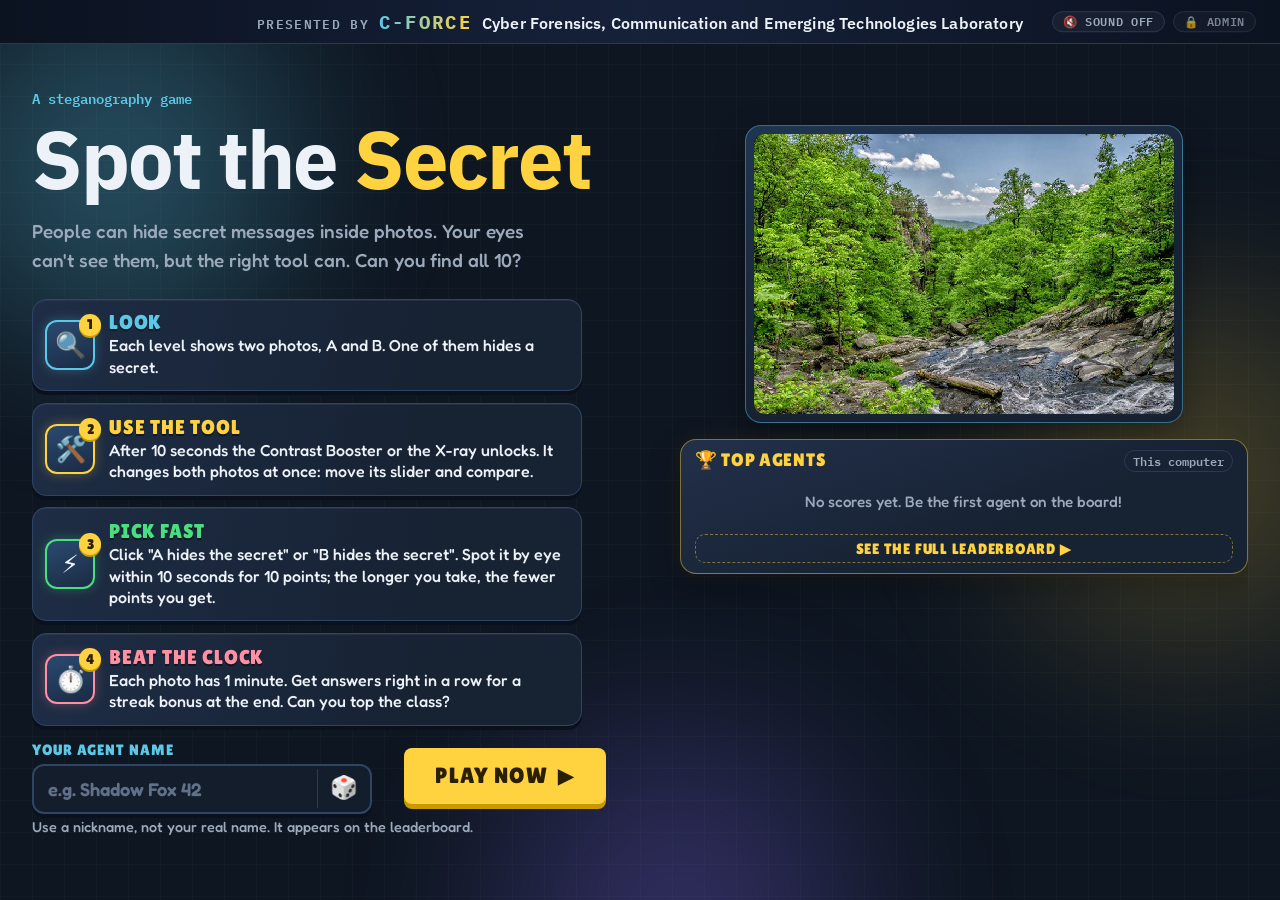
<file: index.html>
<!doctype html>
<!--
  Spot the Secret: steganography game for the classroom
  Developed by Thilina Mendis
  Date: October 17, 2026

  Ten levels, two photos each, 1 minute per photo; faster finds score more. One photo hides a secret; a tool (Contrast
  Booster or X-ray) works on both photos at once to help find it.
  Level assets come from tools/generate_simple.py (levels_simple/).
-->
<html lang="en">
<head>
<meta charset="utf-8">
<meta name="viewport" content="width=device-width, initial-scale=1, viewport-fit=cover">
<meta name="color-scheme" content="dark">
<meta name="author" content="Thilina Mendis">
<title>Spot the Secret</title>
<link rel="icon" href="data:image/svg+xml,<svg xmlns=%22http://www.w3.org/2000/svg%22 viewBox=%220 0 100 100%22><text y=%22.9em%22 font-size=%2290%22>🔍</text></svg>">
<link rel="preconnect" href="https://fonts.googleapis.com">
<link rel="preconnect" href="https://fonts.gstatic.com" crossorigin>
<link href="https://fonts.googleapis.com/css2?family=Atkinson+Hyperlegible:wght@400;700&family=IBM+Plex+Sans:wght@500;600;700&family=IBM+Plex+Mono:wght@500;700&family=Fredoka:wght@500;600&family=Lilita+One&display=swap" rel="stylesheet">
<link rel="stylesheet" href="style.css">
<link rel="stylesheet" href="simple.css">
</head>
<body>
<!-- Background for every screen: slow glows and drifting zeros and ones -->
<div class="bg-fx" aria-hidden="true">
  <span class="orb a"></span><span class="orb b"></span><span class="orb c"></span>
  <div class="bits-bg" id="bitsBg"></div>
</div>
<div class="presenter">
  <span class="pr-text"><span class="pr-by">Presented by</span> <b>C-FORCE</b> <span class="pr-full">Cyber Forensics, Communication and Emerging Technologies Laboratory</span></span>
  <span class="pr-tools">
    <button class="sound-btn" id="soundBtn" type="button" aria-pressed="false" title="Turn the music and sounds on">🔇 Sound off</button>
    <button class="admin-btn" id="adminBtn" type="button" title="Admin: reset the leaderboard">🔒 Admin</button>
  </span>
</div>
<header class="hud" id="hud" hidden>
  <span class="hud-logo">Spot the Secret <span class="hud-agent" id="hudAgent"></span></span>
  <ol class="pips" id="pips" aria-label="Level progress"></ol>
  <div class="hud-stats">
    <div class="stat" id="timeStat"><span class="stat-k" id="timeLabel">Time left</span><span class="stat-v" id="hudTime" role="timer" aria-live="off">1:00</span></div>
    <div class="stat" id="worthStat"><span class="stat-k">Worth</span><span class="stat-v" id="hudWorth">10 pts</span></div>
    <div class="stat" id="streakStat"><span class="stat-k">Streak</span><span class="stat-v" id="hudStreak">0</span></div>
    <div class="stat" id="scoreStat"><span class="stat-k">Score</span><span class="stat-v" id="hudScore">0</span></div>
  </div>
  <div class="timebar" aria-hidden="true"><span id="timeFill"></span></div>
</header>

<main>
  <!-- Landing page -->
  <section id="screenTitle" class="screen">
    <div class="title-wrap">
      <div class="title-text">
        <p class="kicker">A steganography game</p>
        <h1 class="logo" id="logo">Spot the Secret</h1>
        <p class="tagline">People can hide secret messages inside photos. Your eyes can't see them, but the right tool can. Can you find all 10?</p>
        <ol class="howto steps">
          <li><span class="step-icon" aria-hidden="true">🔍</span><span class="step-body"><b>Look</b><span>Each level shows two photos, A and B. One of them hides a secret.</span></span></li>
          <li><span class="step-icon" aria-hidden="true">🛠️</span><span class="step-body"><b>Use the tool</b><span>After 10 seconds the Contrast Booster or the X-ray unlocks. It changes both photos at once: move its slider and compare.</span></span></li>
          <li><span class="step-icon" aria-hidden="true">⚡</span><span class="step-body"><b>Pick fast</b><span>Click "A hides the secret" or "B hides the secret". Spot it by eye within 10 seconds for 10 points; the longer you take, the fewer points you get.</span></span></li>
          <li><span class="step-icon" aria-hidden="true">⏱️</span><span class="step-body"><b>Beat the clock</b><span>Each photo has 1 minute. Get answers right in a row for a streak bonus at the end. Can you top the class?</span></span></li>
        </ol>
        <form class="name-row" id="nameForm" autocomplete="off">
          <label class="name-field">
            <span class="name-label">Your agent name</span>
            <span class="name-box">
              <input id="agentName" name="agent" maxlength="16" placeholder="e.g. Shadow Fox 42" spellcheck="false" aria-describedby="nameNote">
              <button class="dice" id="diceBtn" type="button" title="Pick a random agent name" aria-label="Pick a random agent name">🎲</button>
            </span>
          </label>
          <div class="actions">
            <button class="btn btn-go btn-play" id="playBtn" type="submit" disabled>Play now <span aria-hidden="true">▶</span></button>
          </div>
        </form>
        <p class="name-note" id="nameNote">Use a nickname, not your real name. It appears on the leaderboard.</p>
        <p class="status" id="titleStatus" role="status"></p>
      </div>
      <div class="title-side">
        <div class="demo-card" id="demoCard" aria-hidden="true">
          <div class="demo-frame"><canvas width="768" height="512"></canvas></div>
        </div>
        <section class="board-card" aria-labelledby="boardHeadLanding">
          <div class="bc-head"><h2 id="boardHeadLanding">🏆 Top agents</h2><span class="bc-mode" data-board-mode></span></div>
          <ol class="board-list" id="boardLanding" aria-live="polite"></ol>
          <a class="bc-more" data-board-link href="leaderboard.html">See the full leaderboard ▶</a>
        </section>
      </div>
    </div>
  </section>

  <!-- Play -->
  <section id="screenPlay" class="screen" hidden>
    <div class="level-bar">
      <div>
        <p class="level-num" id="levelNum"></p>
        <h2 class="level-title" id="levelTitle" tabindex="-1"></h2>
      </div>
      <div class="difficulty" id="difficulty" aria-label="Difficulty"></div>
    </div>
    <p class="prompt" id="prompt">One of these photos hides a secret. Use the tool to find it.</p>

    <!-- The tool: its controls work on both photos at once -->
    <div class="toolbar locked" id="toolbar">
      <div class="tool-lock" id="toolLock" aria-live="polite">
        <span class="tl-icon" aria-hidden="true">🔒</span>
        <span class="tl-text"><b>Tool unlocks in <span id="lockSecs">10</span> s</b><small>Look closely with your own eyes first. Spot it now for the most points!</small></span>
      </div>
      <div class="tool-name">
        <b id="toolName"></b>
        <span class="seg view-seg" role="radiogroup" aria-label="What the photos show">
          <button type="button" role="radio" data-view="photo" aria-checked="true">Photos</button>
          <button type="button" role="radio" data-view="tool" aria-checked="false" id="toolViewBtn"></button>
        </span>
      </div>
      <div class="try-hint" id="tryHint" hidden aria-hidden="true">🔓 Tool unlocked! Try it</div>
      <div class="tool-controls" id="toolControls"></div>
      <p class="tool-help" id="toolHelp"></p>
    </div>

    <div class="arena" id="arena">
      <figure class="pane" data-side="A">
        <div class="frame">
          <canvas class="photo" width="768" height="512"></canvas>
          <div class="scan" aria-hidden="true"></div>
          <div class="stamp" aria-hidden="true"></div>
          <span class="corner-tag">A</span>
        </div>
        <button class="pick" data-pick="A" type="button" disabled><span class="pick-key">A</span>A hides the secret</button>
      </figure>
      <figure class="pane" data-side="B">
        <div class="frame">
          <canvas class="photo" width="768" height="512"></canvas>
          <div class="scan" aria-hidden="true"></div>
          <div class="stamp" aria-hidden="true"></div>
          <span class="corner-tag">B</span>
        </div>
        <button class="pick" data-pick="B" type="button" disabled><span class="pick-key">B</span>B hides the secret</button>
      </figure>
    </div>

    <p class="status" id="loadStatus" role="status"></p>
  </section>

  <!-- Result popup: the clock is paused while it is open -->
  <div class="popup-back" id="popup" hidden>
    <div class="popup" role="dialog" aria-modal="true" aria-labelledby="popHead">
      <div class="pop-badge" id="popBadge" aria-hidden="true"></div>
      <p class="pop-points" id="popPoints" aria-hidden="true"></p>
      <h2 class="pop-head" id="popHead"></h2>
      <p class="pop-sub" id="popSub"></p>
      <p class="pop-streak" id="popStreak" hidden></p>
      <div class="pop-how">
        <p class="pop-label">How it was hidden</p>
        <p id="popHow"></p>
      </div>
      <p class="brief-simple" id="popPlain"></p>
      <div class="pop-foot">
        <span class="pop-paused"><span aria-hidden="true">⏸</span> Clock paused</span>
        <button class="btn btn-go" id="nextBtn" type="button">Next level</button>
      </div>
    </div>
  </div>

  <!-- End -->
  <section id="screenEnd" class="screen" hidden>
    <div class="end-top">
      <div class="end-main">
        <p class="level-num" id="endKicker"></p>
        <div class="stars" id="stars" aria-hidden="true"><span>★</span><span>★</span><span>★</span></div>
        <p class="agent-rank" id="agentRank"></p>
        <h2 class="end-title" id="endTitle"></h2>
        <p class="end-break" id="endBreak"></p>
        <p class="rank" id="endRank"></p>
        <p class="placed" id="placed" role="status"></p>
        <div class="actions">
          <button class="btn btn-go btn-play" id="againBtn" type="button">Play again <span aria-hidden="true">↻</span></button>
        </div>
      </div>
      <aside class="agent-card" aria-label="Your agent card">
        <div class="ac-head"><span>Agent card</span><span id="agentId"></span></div>
        <div class="ac-shield"><b id="acFound">0</b><span>of 10</span></div>
        <p class="ac-rank" id="acRank"></p>
        <dl class="ac-stats">
          <div><dt>Points</dt><dd id="acPoints">0</dd></div>
          <div><dt>Secrets found</dt><dd id="acSecrets">0</dd></div>
          <div><dt>Average find</dt><dd id="acAvg">–</dd></div>
          <div><dt>Best streak</dt><dd id="acStreak">0</dd></div>
        </dl>
      </aside>
    </div>
    <ol class="result-row" id="resultRow"></ol>
    <div class="end-bottom">
      <div>
        <h3 class="ach-head">Achievements</h3>
        <ul class="achievements" id="achievements"></ul>
      </div>
      <section class="board-card" aria-labelledby="boardHeadEnd">
        <div class="bc-head"><h2 id="boardHeadEnd">🏆 Leaderboard</h2><span class="bc-mode" data-board-mode></span></div>
        <ol class="board-list" id="boardEnd" aria-live="polite"></ol>
        <a class="bc-more" data-board-link href="leaderboard.html">See the full leaderboard ▶</a>
      </section>
    </div>
  </section>
</main>

<div class="level-banner" id="levelBanner" aria-hidden="true"><span class="lb-num" id="lbNum"></span><span class="lb-title" id="lbTitle"></span></div>
<!-- Admin panel (admin.js): opened by the Admin button, or by clicking "Top agents" 5 times -->
<div class="popup-back admin-back" id="adminPop" hidden>
  <div class="popup admin-pop" role="dialog" aria-modal="true" aria-labelledby="adminHead"><div id="adminBody"></div></div>
</div>
<canvas class="confetti" id="confetti" aria-hidden="true"></canvas>

<script src="firebase-config.js"></script>
<script src="leaderboard.js"></script>
<script src="admin.js"></script>
<script src="stego.js"></script>
<script src="fx.js"></script>
<script src="sound.js"></script>
<script src="demo.js"></script>
<script src="simple.js"></script>
</body>
</html>
</file>
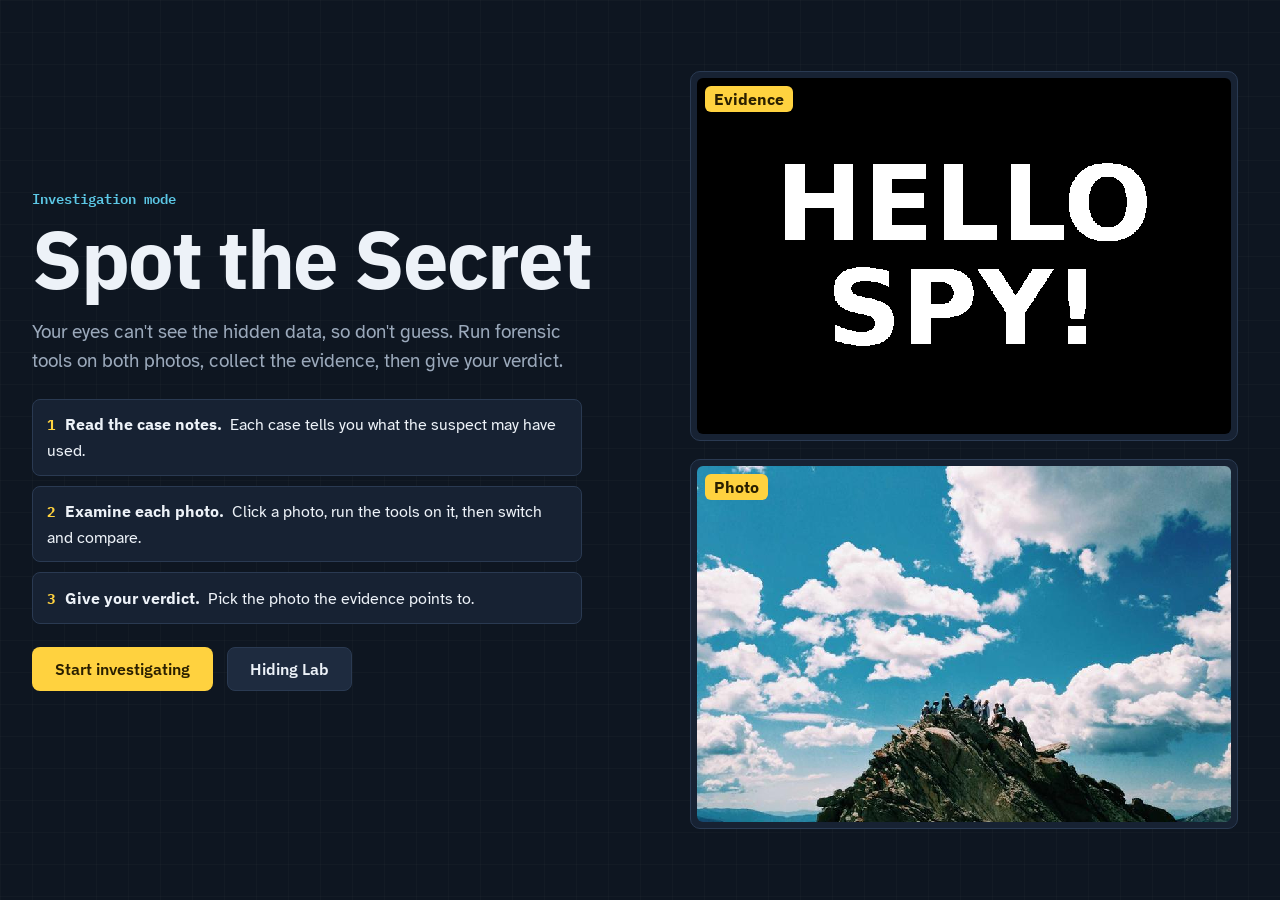
<file: investigate.html>
<!doctype html>
<!--
  Spot the Secret: steganography investigation game
  Developed by Thilina Mendis
  Date: October 16, 2026

  Students get forensic tools that work on both photos the same
  way, gather evidence, and only then give their verdict.
-->
<html lang="en">
<head>
<meta charset="utf-8">
<meta name="viewport" content="width=device-width, initial-scale=1, viewport-fit=cover">
<meta name="color-scheme" content="dark">
<meta name="author" content="Thilina Mendis">
<title>Spot the Secret: Investigation mode</title>
<link rel="icon" href="data:image/svg+xml,<svg xmlns=%22http://www.w3.org/2000/svg%22 viewBox=%220 0 100 100%22><text y=%22.9em%22 font-size=%2290%22>🔬</text></svg>">
<link rel="preconnect" href="https://fonts.googleapis.com">
<link rel="preconnect" href="https://fonts.gstatic.com" crossorigin>
<link href="https://fonts.googleapis.com/css2?family=Atkinson+Hyperlegible:wght@400;700&family=IBM+Plex+Sans:wght@500;600;700&family=IBM+Plex+Mono:wght@500;700&display=swap" rel="stylesheet">
<link rel="stylesheet" href="style.css">
<link rel="stylesheet" href="investigate.css">
</head>
<body>
<header class="hud" id="hud" hidden>
  <button class="hud-logo" id="homeBtn" type="button" aria-label="Back to the title screen">Spot the Secret <span class="hud-mode">Investigation</span></button>
  <ol class="pips" id="pips" aria-label="Case progress"></ol>
  <div class="hud-stats">
    <div class="stat"><span class="stat-k">Score</span><span class="stat-v" id="hudScore">0</span></div>
  </div>
</header>

<main>
  <!-- Title -->
  <section id="screenTitle" class="screen">
    <div class="title-wrap">
      <div class="title-text">
        <p class="kicker">Investigation mode</p>
        <h1 class="logo">Spot the Secret</h1>
        <p class="tagline">Your eyes can't see the hidden data, so don't guess. Run forensic tools on both photos, collect the evidence, then give your verdict.</p>
        <ol class="howto">
          <li><b>Read the case notes.</b> Each case tells you what the suspect may have used.</li>
          <li><b>Examine each photo.</b> Click a photo, run the tools on it, then switch and compare.</li>
          <li><b>Give your verdict.</b> Pick the photo the evidence points to.</li>
        </ol>
        <div class="actions">
          <button class="btn btn-go" id="startBtn" type="button">Start investigating</button>
          <a class="btn btn-ghost" href="lab.html?lab=1">Hiding Lab</a>
        </div>
        <p class="status" id="loadStatus" role="status"></p>
      </div>
      <div class="title-art" aria-hidden="true">
        <div class="art-card"><img src="levels/level_02/lsb_stego.png" alt=""><span>Evidence</span></div>
        <div class="art-card"><img src="levels/level_09/cover.jpg" alt=""><span>Photo</span></div>
      </div>
    </div>
  </section>

  <!-- Case -->
  <section id="screenPlay" class="screen" hidden>
    <div class="level-bar">
      <div>
        <p class="level-num" id="levelNum"></p>
        <h2 class="level-title" id="levelTitle" tabindex="-1"></h2>
      </div>
      <div class="difficulty" id="difficulty" aria-label="Difficulty"></div>
    </div>

    <div class="bench">
      <div class="bench-left">
        <div class="picker" role="group" aria-label="Choose the photo to examine">
          <button class="pp" data-side="A" type="button" aria-pressed="true">
            <canvas class="pp-img" width="768" height="512"></canvas>
            <span class="pp-label"><span class="pp-tag">A</span> Photo A</span>
            <span class="pp-state">Examining</span>
            <span class="stamp" aria-hidden="true"></span>
          </button>
          <button class="pp" data-side="B" type="button" aria-pressed="false">
            <canvas class="pp-img" width="768" height="512"></canvas>
            <span class="pp-label"><span class="pp-tag">B</span> Photo B</span>
            <span class="pp-state">Examining</span>
            <span class="stamp" aria-hidden="true"></span>
          </button>
        </div>
        <div class="view-head">
          <p class="view-title" id="viewTitle"></p>
          <button class="btn btn-ghost btn-small" id="switchBtn" type="button">Switch photo</button>
        </div>
        <div class="view" id="view"></div>
        <p class="view-hint">Press <kbd>A</kbd> or <kbd>B</kbd> to switch photos. The tool keeps its settings, so flip back and forth to compare.</p>
      </div>
      <div class="bench-right">
        <div class="case-note" id="caseNote"></div>
        <p class="panel-h">Forensic toolkit</p>
        <div class="toolbox" id="toolbox" role="tablist" aria-label="Tools"></div>
        <div class="panel" id="panel" role="tabpanel"></div>
        <div class="evidence">
          <p class="panel-h">Evidence log</p>
          <table class="ev-table">
            <thead><tr><th>Tool</th><th>Photo A</th><th>Photo B</th></tr></thead>
            <tbody id="evBody"><tr class="ev-empty"><td colspan="3">Run a reading tool on each photo and the results appear here.</td></tr></tbody>
          </table>
        </div>
      </div>
    </div>

    <div class="verdict-bar" id="verdictBar">
      <p class="verdict-q">Your verdict: which photo hides the secret?</p>
      <div class="verdict-btns">
        <button class="pick" data-pick="A" type="button"><span class="pick-key">A</span>Photo A</button>
        <button class="pick" data-pick="B" type="button"><span class="pick-key">B</span>Photo B</button>
      </div>
    </div>

    <div id="reveal" hidden>
      <div class="result" id="result" role="status" aria-live="polite">
        <p class="result-head" id="resultHead"></p>
        <p class="result-sub" id="resultSub"></p>
      </div>
      <div class="brief">
        <p class="brief-method" id="method"></p>
        <p class="brief-text" id="evidence"></p>
        <p class="brief-text" id="explain"></p>
        <p class="brief-simple" id="simple"></p>
        <a class="btn btn-ghost btn-small" id="toLab" href="lab.html?lab=1">See how it's done, step by step</a>
      </div>
      <div class="actions end">
        <button class="btn btn-go" id="nextBtn" type="button">Next case</button>
      </div>
    </div>
  </section>

  <!-- End -->
  <section id="screenEnd" class="screen" hidden>
    <p class="level-num">Investigation complete</p>
    <h2 class="end-title" id="endTitle"></h2>
    <p class="rank" id="endRank"></p>
    <ol class="result-row" id="resultRow"></ol>
    <p class="brief-text" id="endText"></p>
    <div class="actions">
      <button class="btn btn-go" id="againBtn" type="button">Investigate again</button>
      <a class="btn btn-ghost" href="lab.html">Hiding Lab</a>
    </div>
  </section>
</main>

<script src="stego.js"></script>
<script src="investigate.js"></script>
</body>
</html>
</file>
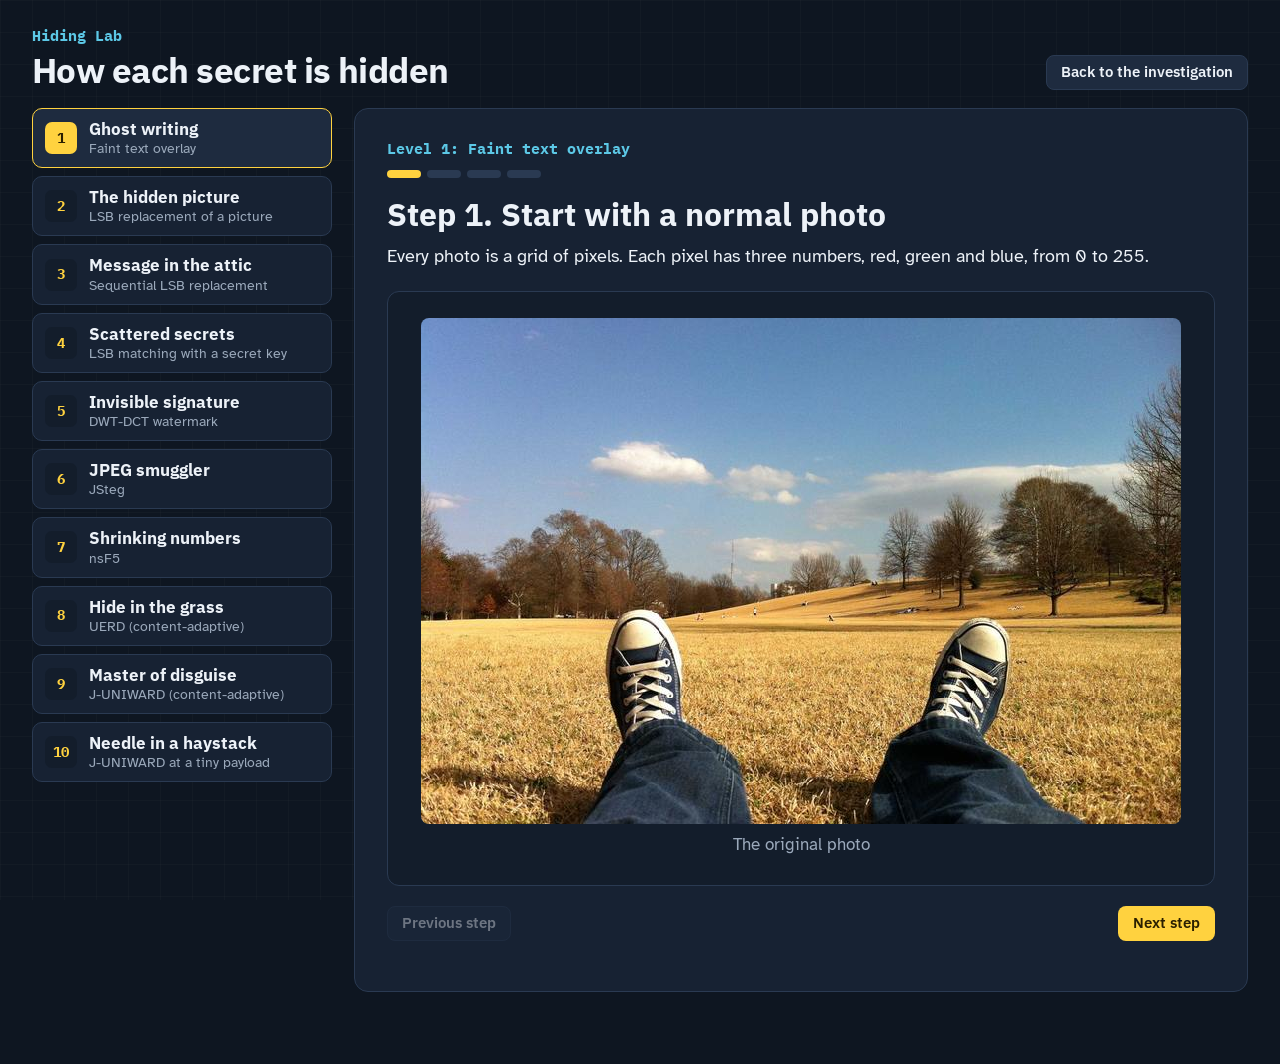
<file: lab.html>
<!doctype html>
<!--
  Spot the Secret: Hiding Lab
  Developed by Thilina Mendis
  Date: October 16, 2026

  Step-by-step walkthroughs of each hiding method. lab.html?lab=N opens
  level N (linked from the case reveal in investigate.html).
-->
<html lang="en">
<head>
<meta charset="utf-8">
<meta name="viewport" content="width=device-width, initial-scale=1, viewport-fit=cover">
<meta name="color-scheme" content="dark">
<meta name="author" content="Thilina Mendis">
<title>Spot the Secret: Hiding Lab</title>
<link rel="icon" href="data:image/svg+xml,<svg xmlns=%22http://www.w3.org/2000/svg%22 viewBox=%220 0 100 100%22><text y=%22.9em%22 font-size=%2290%22>🔬</text></svg>">
<link rel="preconnect" href="https://fonts.googleapis.com">
<link rel="preconnect" href="https://fonts.gstatic.com" crossorigin>
<link href="https://fonts.googleapis.com/css2?family=Atkinson+Hyperlegible:wght@400;700&family=IBM+Plex+Sans:wght@500;600;700&family=IBM+Plex+Mono:wght@500;700&display=swap" rel="stylesheet">
<link rel="stylesheet" href="style.css">
</head>
<body>
<main>
  <section id="screenLab" class="screen">
    <div class="lab-head">
      <div>
        <p class="level-num">Hiding Lab</p>
        <h2 class="level-title">How each secret is hidden</h2>
      </div>
      <a class="btn btn-ghost btn-small" id="labBack" href="investigate.html">Back to the investigation</a>
    </div>
    <div class="lab">
      <nav class="lab-nav" id="labNav" aria-label="Hiding methods"></nav>
      <article class="lab-card" id="labCard"></article>
    </div>
  </section>
</main>

<script src="stego.js"></script>
<script src="lab.js"></script>
</body>
</html>
</file>
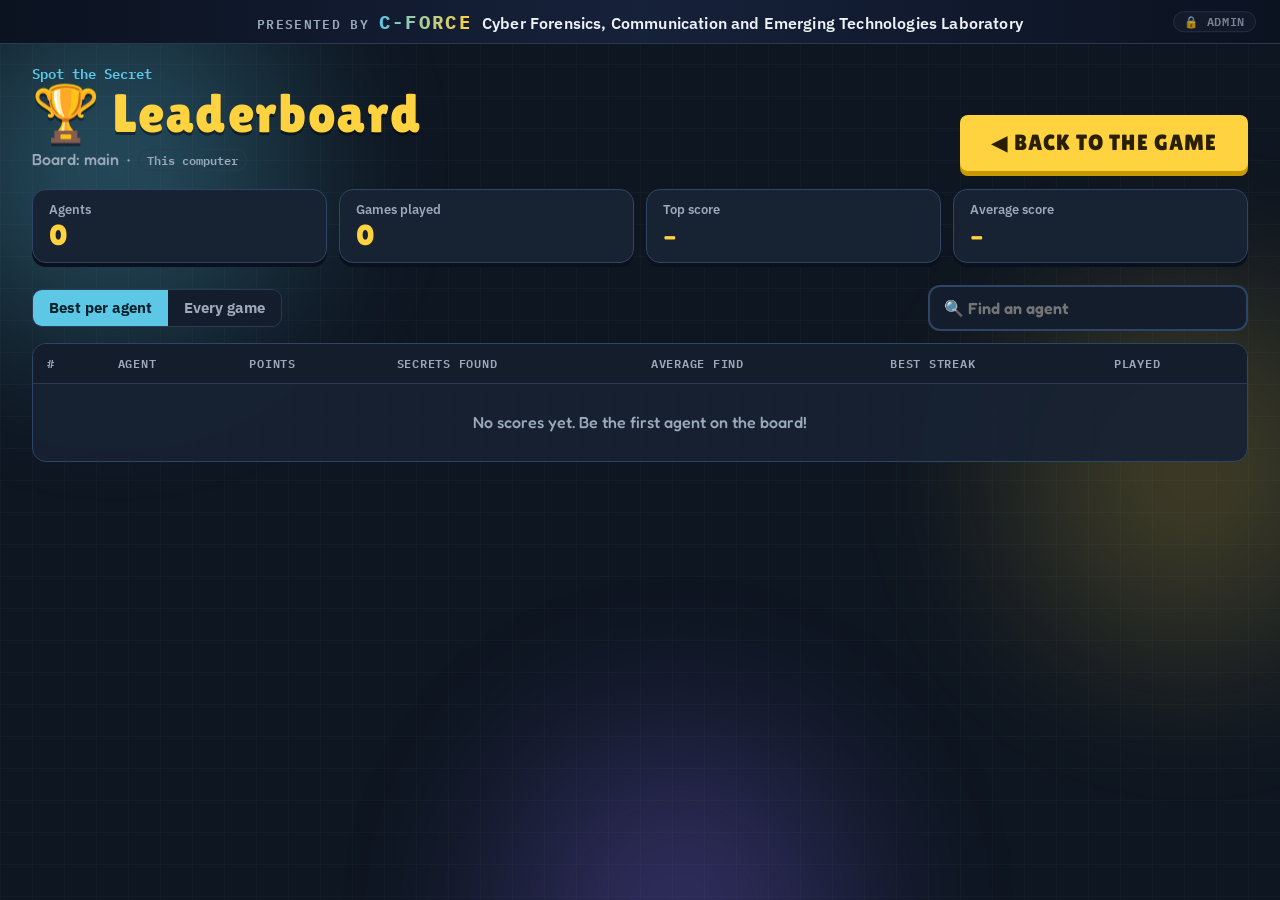
<file: leaderboard.html>
<!doctype html>
<!--
  Spot the Secret: full leaderboard
  Developed by Thilina Mendis
  Date: October 22, 2026

  Every agent on the board, with their details. Uses the same board as the
  game: leaderboard.html?board=openday shows the "openday" board.
-->
<html lang="en">
<head>
<meta charset="utf-8">
<meta name="viewport" content="width=device-width, initial-scale=1, viewport-fit=cover">
<meta name="color-scheme" content="dark">
<meta name="author" content="Thilina Mendis">
<title>Spot the Secret: Leaderboard</title>
<link rel="icon" href="data:image/svg+xml,<svg xmlns=%22http://www.w3.org/2000/svg%22 viewBox=%220 0 100 100%22><text y=%22.9em%22 font-size=%2290%22>🏆</text></svg>">
<link rel="preconnect" href="https://fonts.googleapis.com">
<link rel="preconnect" href="https://fonts.gstatic.com" crossorigin>
<link href="https://fonts.googleapis.com/css2?family=Atkinson+Hyperlegible:wght@400;700&family=IBM+Plex+Sans:wght@500;600;700&family=IBM+Plex+Mono:wght@500;700&family=Fredoka:wght@500;600&family=Lilita+One&display=swap" rel="stylesheet">
<link rel="stylesheet" href="style.css">
<link rel="stylesheet" href="simple.css">
</head>
<body data-screen="leaderboard">
<div class="bg-fx" aria-hidden="true">
  <span class="orb a"></span><span class="orb b"></span><span class="orb c"></span>
  <div class="bits-bg" id="bitsBg"></div>
</div>
<div class="presenter">
  <span class="pr-text"><span class="pr-by">Presented by</span> <b>C-FORCE</b> <span class="pr-full">Cyber Forensics, Communication and Emerging Technologies Laboratory</span></span>
  <span class="pr-tools">
    <button class="admin-btn" id="adminBtn" type="button" title="Admin: reset the leaderboard">🔒 Admin</button>
  </span>
</div>

<main>
  <section class="lb-page" aria-labelledby="lbTitle">
    <div class="lb-head">
      <div>
        <p class="kicker">Spot the Secret</p>
        <h1 class="lb-title" id="lbTitle">🏆 Leaderboard</h1>
        <p class="lb-sub"><span id="lbBoard"></span> · <span class="bc-mode" data-board-mode></span></p>
      </div>
      <a class="btn btn-go btn-play" id="backLink" href="index.html">◀ Back to the game</a>
    </div>

    <dl class="lb-stats">
      <div><dt>Agents</dt><dd id="stAgents">0</dd></div>
      <div><dt>Games played</dt><dd id="stGames">0</dd></div>
      <div><dt>Top score</dt><dd id="stTop">–</dd></div>
      <div><dt>Average score</dt><dd id="stAvg">–</dd></div>
    </dl>

    <ol class="podium" id="podium" aria-label="Top three agents"></ol>

    <div class="lb-controls">
      <div class="seg" role="radiogroup" aria-label="Show" id="viewSeg">
        <button type="button" role="radio" aria-checked="true" data-view="best">Best per agent</button>
        <button type="button" role="radio" aria-checked="false" data-view="all">Every game</button>
      </div>
      <label class="lb-search"><span class="sr-only">Find an agent</span>
        <input id="search" type="search" placeholder="🔍 Find an agent" autocomplete="off" spellcheck="false">
      </label>
    </div>

    <div class="lb-table-wrap">
      <table class="lb-table">
        <thead><tr><th scope="col">#</th><th scope="col">Agent</th><th scope="col">Points</th><th scope="col">Secrets found</th><th scope="col">Average find</th><th scope="col">Best streak</th><th scope="col">Played</th></tr></thead>
        <tbody id="lbBody"><tr><td colspan="7" class="lb-empty">Loading the leaderboard…</td></tr></tbody>
      </table>
    </div>
  </section>
</main>

<!-- Admin panel (admin.js) -->
<div class="popup-back admin-back" id="adminPop" hidden>
  <div class="popup admin-pop" role="dialog" aria-modal="true" aria-labelledby="adminHead"><div id="adminBody"></div></div>
</div>

<script src="firebase-config.js"></script>
<script src="leaderboard.js"></script>
<script src="admin.js"></script>
<script src="fx.js"></script>
<script src="board-page.js"></script>
</body>
</html>
</file>
<file: style.css>
/*
 * Spot the Secret: steganography awareness game
 * Developed by Thilina Mendis
 * Date: October 15, 2026
 *
 * Look: a dark analysis-lab interface with light game elements. Slate
 * panels, gold for anything to do with the secret, cyan for information.
 */
:root {
  color-scheme: dark;
  --bg: #0E1621;
  --bg2: #131D2B;
  --panel: #172233;
  --panel2: #1E2B3F;
  --line: #2A3A52;
  --ink: #EDF2F8;
  --mute: #9BA9BB;
  --gold: #FFD23F;
  --gold-dk: #C99A00;
  --gold-ink: #2A1F00;
  --cyan: #5CC8E6;
  --good: #4ADE80;
  --good-dk: #1F9E51;
  --bad: #FF5C7A;
  --bad-dk: #C22A49;
  --display: "IBM Plex Sans", "Segoe UI", system-ui, sans-serif;
  --body: "Atkinson Hyperlegible", "Segoe UI", system-ui, sans-serif;
  --mono: "IBM Plex Mono", ui-monospace, Menlo, Consolas, monospace;
  box-sizing: border-box;
  padding-top: env(safe-area-inset-top, 0px);
  padding-bottom: env(safe-area-inset-bottom, 0px);
}
*, *::before, *::after { box-sizing: inherit; }
html { scroll-padding-top: calc(env(safe-area-inset-top, 0px) + 80px); }
body {
  margin: 0; color: var(--ink); background-color: var(--bg);
  background-image:
    linear-gradient(rgba(255,255,255,0.018) 1px, transparent 1px),
    linear-gradient(90deg, rgba(255,255,255,0.018) 1px, transparent 1px);
  background-size: 32px 32px, 32px 32px;
  background-attachment: fixed;
  font: 400 1.0625rem/1.55 var(--body);
  -webkit-font-smoothing: antialiased;
  min-height: 100vh;
}
main { max-width: 1480px; margin: 0 auto; padding: 0 clamp(12px, 2.5vw, 32px); }
.screen:not(#screenTitle) { padding-bottom: 72px; }
[hidden] { display: none !important; }
:focus-visible { outline: 3px solid var(--cyan); outline-offset: 3px; border-radius: 6px; }

/* ---------------------------------------------------------------- HUD */
.hud {
  position: sticky; top: env(safe-area-inset-top, 0px); z-index: 30;
  display: grid; grid-template-columns: auto 1fr auto; align-items: center; gap: 16px;
  padding: 10px clamp(12px, 2.5vw, 32px);
  background: rgba(14, 22, 33, 0.94); backdrop-filter: blur(8px);
  border-bottom: 1px solid var(--line);
}
body::before {
  content: ""; position: fixed; inset: 0 0 auto; height: env(safe-area-inset-top, 0px); z-index: 31;
  background: rgba(14, 22, 33, 0.94); backdrop-filter: blur(8px);
}
.hud-logo {
  font: 700 1.05rem/1 var(--display); color: var(--ink); background: none; border: 0;
  cursor: pointer; padding: 6px 0; white-space: nowrap;
}
.pips { display: flex; justify-content: center; gap: 6px; list-style: none; margin: 0; padding: 0; }
.pips li {
  width: 30px; height: 30px; display: grid; place-items: center; border-radius: 6px;
  font: 700 0.8rem/1 var(--mono); color: var(--mute);
  background: var(--panel); border: 1px solid var(--line);
}
.pips li.current { border-color: var(--gold); color: var(--gold); }
.pips li.hit { background: var(--good); border-color: var(--good); color: #062812; }
.pips li.miss { background: var(--bad); border-color: var(--bad); color: #2B0610; }
.hud-stats { display: flex; gap: 10px; }
.stat {
  display: flex; flex-direction: column; align-items: flex-end; min-width: 92px;
  padding: 5px 12px; background: var(--panel); border: 1px solid var(--line); border-radius: 8px;
}
.stat-k { font: 600 0.72rem/1.1 var(--display); color: var(--mute); }
.stat-v { font: 700 1.2rem/1.1 var(--mono); color: var(--gold); }
@media (max-width: 760px) {
  .hud { grid-template-columns: 1fr auto; }
  .pips { grid-column: 1 / -1; order: 3; flex-wrap: wrap; }
  .pips li { width: 24px; height: 24px; font-size: 0.68rem; }
  .stat { min-width: 64px; padding: 4px 9px; }
}

/* ---------------------------------------------------------------- buttons */
.actions { display: flex; flex-wrap: wrap; gap: 14px; align-items: center; margin: 18px 0; }
.actions.end { justify-content: flex-end; margin-top: 32px; }
.btn {
  display: inline-flex; align-items: center; justify-content: center; gap: 10px;
  font: 600 1rem/1 var(--display); text-decoration: none; cursor: pointer;
  padding: 13px 22px; border-radius: 8px; border: 1px solid transparent;
}
.btn-go { background: var(--gold); color: var(--gold-ink); }
.btn-go:hover { background: #FFDD66; }
.btn-ghost { background: var(--panel2); color: var(--ink); border-color: var(--line); }
.btn-ghost:hover { background: #26354C; }
.btn-small { padding: 9px 14px; font-size: 0.93rem; }
.btn:disabled { opacity: 0.4; cursor: default; }
.status { color: var(--mute); max-width: 64ch; }

/* ---------------------------------------------------------------- title */
/* The title screen is exactly one display tall; sizes scale with height. */
#screenTitle { height: calc(100svh - env(safe-area-inset-top, 0px) - env(safe-area-inset-bottom, 0px)); overflow: hidden; }
.title-wrap {
  height: 100%; display: grid; align-items: center; gap: clamp(24px, 4vw, 64px);
  grid-template-columns: minmax(0, 1.05fr) minmax(0, 1fr); padding: clamp(16px, 4vh, 48px) 0;
}
.kicker { font: 600 clamp(0.8rem, 1.6vh, 0.95rem)/1 var(--mono); color: var(--cyan); margin: 0 0 clamp(8px, 1.6vh, 16px); }
.logo {
  font: 700 clamp(2.4rem, min(6.5vw, 9vh), 5.2rem)/0.98 var(--display); margin: 0 0 clamp(10px, 2vh, 20px);
  color: var(--ink); letter-spacing: -0.025em;
}
.tagline { font-size: clamp(1rem, 2.1vh, 1.2rem); max-width: 46ch; margin: 0 0 clamp(14px, 2.6vh, 26px); color: var(--mute); }
.howto { list-style: none; counter-reset: s; padding: 0; margin: 0; display: grid; gap: clamp(6px, 1.1vh, 10px); max-width: 50ch; }
.howto li {
  counter-increment: s; display: flex; gap: 12px; align-items: baseline;
  padding: clamp(8px, 1.3vh, 12px) 14px; background: var(--panel); border: 1px solid var(--line); border-radius: 8px;
  font-size: clamp(0.92rem, 1.9vh, 1.02rem);
}
.howto li::before { content: counter(s); font: 700 0.9rem/1 var(--mono); color: var(--gold); flex: none; }
.howto b { color: var(--ink); font-family: var(--display); }
.title-text .actions { margin-top: clamp(14px, 2.6vh, 26px); }
.title-art {
  position: relative; display: grid; gap: clamp(10px, 2vh, 18px); justify-items: center;
  height: 100%; align-content: center; min-height: 0;
}
.art-card {
  position: relative; border-radius: 10px; overflow: hidden; border: 1px solid var(--line);
  background: var(--panel); padding: 6px;
  width: min(100%, calc((100svh - 170px) / 2 * 1.5));
}
.art-card img { display: block; width: 100%; border-radius: 6px; }
.art-card span {
  position: absolute; left: 14px; top: 14px; font: 700 1rem/1 var(--display); color: var(--gold-ink);
  background: var(--gold); border-radius: 6px; padding: 5px 9px;
}
.art-q {
  position: absolute; left: 50%; top: 50%; transform: translate(-50%, -50%);
  font: 600 0.9rem/1 var(--mono); color: var(--gold); background: var(--bg); border: 1px solid var(--gold);
  border-radius: 999px; padding: 8px 14px; white-space: nowrap;
}
@media (max-width: 900px) {
  #screenTitle { height: auto; min-height: 100svh; overflow: visible; }
  .title-wrap { grid-template-columns: 1fr; }
  .title-art { display: none; }
}

/* ---------------------------------------------------------------- level */
.level-bar { display: flex; justify-content: space-between; align-items: flex-end; gap: 16px; padding: 24px 0 6px; flex-wrap: wrap; }
.level-num { font: 700 0.95rem/1 var(--mono); color: var(--cyan); margin: 0 0 8px; }
.level-title { font: 700 clamp(1.6rem, 3vw, 2.2rem)/1.1 var(--display); letter-spacing: -0.015em; margin: 0; color: var(--ink); outline: none; }
.prompt { margin: 6px 0 14px; font-size: 1.12rem; color: var(--mute); min-height: 1.2em; }
.difficulty { display: flex; gap: 5px; align-items: flex-end; }
.difficulty::before { content: "Difficulty"; font: 600 0.8rem/1 var(--mono); color: var(--mute); margin-right: 8px; align-self: center; }
.difficulty span { width: 10px; height: 22px; border-radius: 2px; background: var(--panel2); border: 1px solid var(--line); }
.difficulty span:nth-child(1) { height: 12px; } .difficulty span:nth-child(2) { height: 15px; }
.difficulty span:nth-child(3) { height: 18px; } .difficulty span:nth-child(4) { height: 21px; }
.difficulty span:nth-child(5) { height: 24px; }
.difficulty span.on { background: var(--cyan); border-color: var(--cyan); }

/* ---------------------------------------------------------------- arena */
.arena { display: grid; grid-template-columns: 1fr 1fr; gap: clamp(10px, 1.6vw, 22px); }
@media (max-width: 760px) { .arena { grid-template-columns: 1fr; } }
.pane { margin: 0; display: flex; flex-direction: column; gap: 12px; }
.frame {
  position: relative; border-radius: 10px; padding: 6px;
  background: var(--panel); border: 1px solid var(--line);
  transition: border-color 0.15s, box-shadow 0.15s;
}
.pane:has(.pick:hover) .frame, .pane:has(.pick:focus-visible) .frame {
  border-color: var(--gold);
}
.photo { display: block; width: 100%; height: auto; border-radius: 7px; background: #000; }
.arena.magnify .pane .photo { cursor: crosshair; touch-action: none; }
.corner-tag {
  position: absolute; left: 16px; top: 16px; font: 700 1.1rem/1 var(--display); color: var(--gold-ink);
  background: var(--gold); border-radius: 6px; padding: 5px 10px; pointer-events: none;
}
.loupe {
  position: absolute; left: 0; top: 0; width: 180px; height: 180px; pointer-events: none; z-index: 3;
  border-radius: 50%; border: 4px solid var(--gold); box-shadow: 0 8px 28px rgba(0,0,0,0.6);
  image-rendering: pixelated; opacity: 0; transition: opacity 0.1s;
}
.loupe.on { opacity: 1; }
.pick {
  position: relative; width: 100%; cursor: pointer;
  display: flex; align-items: center; justify-content: center; gap: 14px;
  font: 600 clamp(1.05rem, 1.7vw, 1.25rem)/1 var(--display); color: var(--gold-ink);
  padding: 16px 20px; border: 0; border-radius: 10px; background: var(--gold);
  transition: box-shadow 0.15s, background 0.15s;
}
.pick:hover:not(:disabled) { background: #FFDD66; box-shadow: 0 0 0 4px rgba(255, 210, 63, 0.25); }
.pick:disabled { opacity: 0.45; cursor: default; }
.pick-key {
  font: 700 1rem/1 var(--mono); padding: 5px 9px; border-radius: 6px;
  background: var(--gold-ink); color: var(--gold);
}
.arena-tools { display: flex; align-items: center; gap: 14px; flex-wrap: wrap; padding: 18px 0 0; }
.hint { color: var(--mute); font-size: 0.95rem; }

.stamp {
  position: absolute; right: 18px; top: 18px; z-index: 2; pointer-events: none;
  font: 600 1rem/1 var(--display); padding: 8px 12px; border-radius: 6px; border: 1px solid;
  opacity: 0;
}
.stamp:empty { display: none; }
.pane.is-secret .stamp { opacity: 1; color: var(--gold); border-color: var(--gold); background: rgba(14,22,33,0.88); }
.pane.is-original .stamp { opacity: 1; color: var(--mute); border-color: var(--mute); background: rgba(14,22,33,0.88); }
.pane.is-secret .frame { border-color: var(--gold); }
.pane.is-original .frame { opacity: 0.85; }

/* ---------------------------------------------------------------- reveal */
#reveal { padding-top: 26px; }
.result { padding: 16px 20px; border-radius: 10px; border: 1px solid; border-left-width: 5px; margin-bottom: 16px; }
.result.ok { background: rgba(74, 222, 128, 0.07); border-color: var(--good); }
.result.no { background: rgba(255, 92, 122, 0.07); border-color: var(--bad); }
.result-head { font: 700 clamp(1.3rem, 2.4vw, 1.7rem)/1.15 var(--display); margin: 0 0 6px; }
.result.ok .result-head { color: var(--good); }
.result.no .result-head { color: var(--bad); }
.result-sub { margin: 0; }
@media (prefers-reduced-motion: no-preference) {
  .result { animation: fade 0.25s ease-out; }
  @keyframes fade { from { opacity: 0; transform: translateY(6px); } }
}
.brief {
  background: var(--panel); border: 1px solid var(--line); border-radius: 10px;
  padding: 18px 22px; margin-bottom: 22px;
}
.brief-method { font: 700 1.1rem/1.3 var(--display); color: var(--cyan); margin: 0 0 8px; }
.brief-text { max-width: 74ch; margin: 0 0 10px; font-size: 1.08rem; }
.brief-simple {
  max-width: 74ch; margin: 0 0 16px; font-size: 1.08rem; padding: 10px 14px;
  border-left: 4px solid var(--gold); background: rgba(255,210,63,0.08); border-radius: 0 8px 8px 0;
}
.tabs { display: flex; flex-wrap: wrap; gap: 6px; }
.tab {
  font: 600 0.98rem/1 var(--display); color: var(--mute); cursor: pointer;
  background: var(--panel); border: 1px solid var(--line); border-bottom: 0;
  border-radius: 8px 8px 0 0; padding: 12px 16px;
}
.tab:hover { color: var(--ink); }
.tab[aria-selected="true"] { color: var(--gold-ink); background: var(--gold); border-color: var(--gold); }
.tool {
  background: var(--panel); border: 1px solid var(--line); border-radius: 0 10px 10px 10px;
  padding: clamp(14px, 2.4vw, 26px);
}
.tool-split { display: grid; grid-template-columns: minmax(0, 1.2fr) minmax(320px, 1fr); gap: clamp(16px, 2.4vw, 32px); align-items: start; }
@media (max-width: 1000px) { .tool-split { grid-template-columns: 1fr; } }
.tool-view { position: sticky; top: 76px; min-width: 0; }
.tool-view .photo.flat { width: auto; max-width: 100%; max-height: min(58vh, 520px); height: auto; margin: 0; }
.tool-side { min-width: 0; }
.tool-side > .controls:first-child { margin-top: 0; }
.plane-pair { display: grid; grid-template-columns: 1fr 1fr; gap: 12px; }
.plane-pair .photo.flat { width: 100%; max-height: none; }
.photo.clickable { cursor: pointer; }
.controls { display: flex; align-items: center; gap: 14px; flex-wrap: wrap; margin: 8px 0; }
.controls label { font: 700 1rem/1 var(--display); min-width: 6em; }
.controls input[type=range] { flex: 1 1 220px; max-width: 460px; accent-color: var(--gold); }
.readout-inline { font: 700 1.05rem/1 var(--mono); color: var(--gold); min-width: 4ch; }
.tool-note { max-width: 74ch; margin: 8px 0; }
.tool-stat { color: var(--mute); font-size: 0.95rem; margin: 8px 0 0; max-width: 74ch; }
.seg { display: inline-flex; border: 1px solid var(--line); border-radius: 10px; overflow: hidden; background: var(--bg2); }
.seg button { font: 700 0.95rem/1 var(--display); padding: 10px 16px; border: 0; background: none; color: var(--mute); cursor: pointer; }
.seg button[aria-checked="true"] { background: var(--cyan); color: #04212B; }

.grid-pair { display: grid; grid-template-columns: 1fr 1fr; gap: 20px; margin-top: 8px; }
@media (max-width: 680px) { .grid-pair { grid-template-columns: 1fr; } }
.grid-label { font: 700 1rem/1.2 var(--display); margin: 0 0 8px; }
.inspect { display: grid; grid-template-columns: 1fr 1fr; gap: 16px; margin: 10px 0; }
.inspect-col { display: flex; flex-direction: column; gap: 10px; align-items: flex-start; }
.inset {
  width: 100%; max-width: 168px; height: auto; aspect-ratio: 1; border-radius: 8px; border: 3px solid var(--line);
  image-rendering: pixelated; background: #000;
}
.grid { display: grid; grid-template-columns: repeat(7, 1fr); gap: 2px; width: 100%; max-width: 260px; font: 500 0.78rem/1 var(--mono); }
.cell {
  display: grid; place-items: center; aspect-ratio: 1; border-radius: 5px;
  background: var(--bg2); color: var(--ink); border: 1px solid var(--line);
}
.cell.changed { background: var(--gold); color: var(--gold-ink); font-weight: 700; border-color: var(--gold); }
.cell.was { box-shadow: inset 0 0 0 2px var(--gold); }
.grid.dct { grid-template-columns: repeat(8, 1fr); max-width: 340px; font-size: 0.8rem; margin-bottom: 6px; }
.grid.dct .cell.dc { box-shadow: inset 0 0 0 2px var(--cyan); }

.readout {
  font: 500 1rem/1.5 var(--mono); white-space: pre-wrap; word-break: break-word;
  background: #0C0A1E; color: var(--good); padding: 16px 18px; border-radius: 10px;
  border: 1px solid var(--line); min-height: 3.2em; max-width: 76ch; margin: 12px 0;
}
.readout:empty { display: none; }
.key-input {
  font: 700 1rem/1 var(--mono); padding: 12px; width: 10em; color: var(--ink);
  background: var(--bg2); border: 1px solid var(--line); border-radius: 8px;
}
.legend { display: flex; flex-wrap: wrap; align-items: center; gap: 8px 14px; font-size: 0.95rem; color: var(--mute); }
.sw { width: 18px; height: 18px; border-radius: 4px; display: inline-block; }
.sw.blue { background: #3B4CC0; }
.sw.red { background: #B40426; }

/* ---------------------------------------------------------------- end */
.end-title { font: 700 clamp(2.4rem, 5.5vw, 4rem)/1 var(--display); color: var(--gold); margin: 6px 0 10px; letter-spacing: -0.02em; }
.rank { font-size: 1.2rem; margin: 0 0 24px; }
.result-row { list-style: none; padding: 0; margin: 0 0 26px; display: grid; grid-template-columns: repeat(5, 1fr); gap: 10px; }
@media (max-width: 860px) { .result-row { grid-template-columns: repeat(2, 1fr); } }
.result-row li {
  padding: 12px 14px; border-radius: 10px; display: grid; grid-template-columns: auto 1fr; gap: 2px 10px;
  border: 1px solid; background: var(--panel);
}
.result-row li.hit { border-color: var(--good); }
.result-row li.miss { border-color: var(--bad); }
.rn { font: 700 1rem/1.3 var(--mono); color: var(--mute); grid-row: span 2; }
.rt { font: 700 1rem/1.25 var(--display); }
.rs { font-size: 0.9rem; }
.hit .rs { color: var(--good); } .miss .rs { color: var(--bad); }

/* ---------------------------------------------------------------- lab */
.lab-head { display: flex; justify-content: space-between; align-items: flex-end; gap: 16px; padding: 28px 0 18px; flex-wrap: wrap; }
.lab { display: grid; grid-template-columns: 300px minmax(0, 1fr); gap: 22px; align-items: start; }
@media (max-width: 900px) { .lab { grid-template-columns: 1fr; } }
.lab-nav { display: grid; gap: 8px; }
@media (max-width: 900px) { .lab-nav { grid-template-columns: repeat(2, 1fr); } }
.lab-item {
  display: flex; gap: 12px; align-items: center; text-align: left; cursor: pointer;
  padding: 10px 12px; border-radius: 10px; color: var(--ink);
  background: var(--panel); border: 1px solid var(--line); font: inherit;
}
.lab-item:hover { border-color: var(--mute); }
.lab-item[aria-current="true"] { border-color: var(--gold); background: var(--panel2); }
.lab-n {
  flex: none; width: 32px; height: 32px; display: grid; place-items: center; border-radius: 7px;
  font: 700 0.9rem/1 var(--mono); background: var(--bg2); color: var(--gold);
}
.lab-item[aria-current="true"] .lab-n { background: var(--gold); color: var(--gold-ink); }
.lab-t { display: flex; flex-direction: column; line-height: 1.25; }
.lab-t b { font-family: var(--display); }
.lab-t span { font-size: 0.85rem; color: var(--mute); }
.lab-card { background: var(--panel); border: 1px solid var(--line); border-radius: 14px; padding: clamp(18px, 3vw, 32px); }
.lab-kicker { font: 700 0.95rem/1 var(--mono); color: var(--cyan); margin: 0 0 14px; }
.lab-dots { display: flex; gap: 6px; margin-bottom: 18px; }
.lab-dots span { width: 34px; height: 8px; border-radius: 4px; background: var(--line); }
.lab-dots span.done { background: var(--good); }
.lab-dots span.on { background: var(--gold); }
.lab-step-title { font: 700 clamp(1.4rem, 2.8vw, 2rem)/1.15 var(--display); margin: 0 0 10px; }
.lab-step-text { font-size: 1.12rem; max-width: 66ch; margin: 0 0 20px; }
.lab-visual { background: var(--bg2); border: 1px solid var(--line); border-radius: 12px; padding: clamp(14px, 2.5vw, 26px); min-height: 160px; display: grid; place-items: center; }
.lab-actions { justify-content: space-between; margin-top: 20px; }
.vis-cap { color: var(--mute); margin: 10px 0 0; text-align: center; }
.vis-bits { display: grid; gap: 10px; justify-items: center; }
.bits-line { display: flex; gap: 14px; align-items: center; flex-wrap: wrap; justify-content: center; }
.bitrow { display: flex; gap: 4px; }
.bit {
  width: 46px; display: flex; flex-direction: column; align-items: center; gap: 4px; padding: 8px 0;
  border-radius: 7px; background: var(--panel); border: 1px solid var(--line);
}
.bit-v { font: 700 1.3rem/1 var(--mono); }
.bit-w { font: 500 0.7rem/1 var(--mono); color: var(--mute); }
.bit.lsb { border-color: var(--gold); background: rgba(255,210,63,0.14); }
.bit.lsb .bit-v { color: var(--gold); }
@media (max-width: 560px) { .bit { width: 34px; } .bit-v { font-size: 1rem; } }
.swatch {
  width: 70px; height: 70px; border-radius: 10px; border: 1px solid var(--line);
  display: grid; place-items: end center; padding-bottom: 4px;
}
.swatch span { font: 700 0.85rem/1 var(--mono); background: rgba(0,0,0,0.65); color: #fff; padding: 3px 6px; border-radius: 5px; }
.vis-change { display: flex; gap: 18px; align-items: center; flex-wrap: wrap; justify-content: center; }
.vis-change .vis-cap { flex-basis: 100%; }
.arrow { font: 700 2rem/1 var(--display); color: var(--gold); }
.vis-msg { display: grid; gap: 8px; }
.msg-row { display: grid; grid-template-columns: 50px 50px auto; gap: 12px; align-items: center; font: 500 1.05rem/1 var(--mono); }
.msg-ch { font: 700 1.3rem/1 var(--display); color: var(--gold); text-align: center; }
.msg-code { color: var(--cyan); text-align: right; }
.msg-bits { letter-spacing: 0.08em; }
.msg-row.header .msg-ch { font-size: 0.9rem; color: var(--mute); }
.msg-row.header .msg-bits { color: var(--mute); font-size: 0.85rem; }
.vis-path { display: grid; justify-items: center; }
.pgrid { display: grid; grid-template-columns: repeat(16, 22px); gap: 3px; }
@media (max-width: 560px) { .pgrid { grid-template-columns: repeat(16, 15px); } }
.pcell { aspect-ratio: 1; border-radius: 3px; background: var(--panel); border: 1px solid var(--line); }
.pcell.on { background: var(--gold); border-color: var(--gold); }
.vis-dct { display: grid; justify-items: center; }
.dgrid { display: grid; grid-template-columns: repeat(8, minmax(40px, 58px)); gap: 3px; font: 600 0.9rem/1 var(--mono); }
@media (max-width: 560px) { .dgrid { grid-template-columns: repeat(8, 1fr); font-size: 0.7rem; width: 100%; } }
.dcell { display: grid; place-items: center; height: 44px; border-radius: 5px; background: var(--panel); border: 1px solid var(--line); }
.dcell.zero { color: var(--mute); opacity: 0.6; }
.dcell.dc { box-shadow: inset 0 0 0 2px var(--cyan); }
.dcell.usable { background: rgba(61,211,245,0.16); border-color: var(--cyan); }
.dcell.changed { background: var(--gold); color: var(--gold-ink); border-color: var(--gold); display: flex; flex-direction: column; justify-content: center; gap: 2px; }
.dnew { font-weight: 700; }
.dold { font-size: 0.62rem; opacity: 0.8; }
.vis-hist { display: flex; gap: 40px; flex-wrap: wrap; justify-content: center; }
.hist-col { display: grid; justify-items: center; }
.hist-bars { display: flex; gap: 8px; align-items: flex-end; height: 160px; padding-bottom: 22px; }
.hbar { position: relative; width: 30px; background: var(--cyan); border-radius: 4px 4px 0 0; }
.hbar.odd { background: var(--gold); }
.hlab { position: absolute; bottom: -22px; left: 0; right: 0; text-align: center; font: 600 0.85rem/1 var(--mono); color: var(--mute); }
.vis-text { font: 700 clamp(1.6rem, 4vw, 2.6rem)/1.15 var(--display); color: var(--gold); text-align: center; }
.vis-img { margin: 0; width: 100%; max-width: 760px; }
.vis-img img { display: block; width: 100%; border-radius: 8px; image-rendering: pixelated; }
.vis-img figcaption { color: var(--mute); text-align: center; margin-top: 8px; }
.vis-compare { display: grid; grid-template-columns: 1fr 1fr; gap: 16px; width: 100%; }
@media (max-width: 680px) { .vis-compare { grid-template-columns: 1fr; } }
.vis-wavelet { display: grid; justify-items: center; }
.wcanvas { width: 100%; max-width: 640px; border-radius: 8px; }

@media (prefers-reduced-motion: reduce) { * { animation: none !important; transition: none !important; } }
</file>
<file: simple.css>
/*
 * Spot the Secret: simple game styles (on top of style.css)
 * Developed by Thilina Mendis
 * Date: October 17, 2026
 */
.level-bar { padding-top: 14px; }
.prompt { margin: 4px 0 10px; }
#screenPlay { padding-bottom: 32px; }

/* ---------------------------------------------------------------- toolbar */
.toolbar {
  display: grid; grid-template-columns: auto minmax(0, 1fr); gap: 6px 22px; align-items: center;
  background: var(--panel); border: 1px solid var(--line); border-radius: 10px;
  padding: 12px 18px; margin-bottom: 12px;
}
@media (max-width: 860px) { .toolbar { grid-template-columns: 1fr; } }
.tool-name { display: flex; align-items: center; gap: 14px; flex-wrap: wrap; }
.tool-name b { font: 700 1.1rem/1 var(--display); color: var(--gold); }
.view-seg button { padding: 8px 14px; }
.tool-controls { display: flex; align-items: center; gap: 10px 22px; flex-wrap: wrap; }
.tool-controls .controls { margin: 0; flex: 1 1 320px; }
.tool-controls .controls.colour { flex: 0 0 auto; }
.tool-controls .controls label { min-width: 0; }
.tool-help { grid-column: 1 / -1; margin: 0; color: var(--mute); font-size: 0.95rem; }

/* photos stay small enough that the toolbar, both photos and the pick
   buttons fit on one screen */
.photo { width: auto; max-width: 100%; max-height: calc(100vh - 400px); min-height: 180px; margin: 0 auto; image-rendering: pixelated; }
.frame { display: grid; place-items: center; }

/* stepped slider: a labelled mark under each stop */
.stepped { flex: 1 1 220px; max-width: 460px; display: grid; gap: 2px; }
.stepped input[type=range] { width: 100%; max-width: none; margin: 0; }
.ticks { position: relative; height: 1.6em; --thumb: 16px; }
.tick {
  position: absolute; top: 0; transform: translateX(-50%);
  left: calc(var(--thumb) / 2 + (100% - var(--thumb)) * var(--i) / var(--n));
  font: 700 0.8rem/1 var(--mono); color: var(--mute); background: none; border: 0; padding: 4px 2px; cursor: pointer;
}
.tick::before { content: ""; display: block; width: 2px; height: 6px; margin: -4px auto 3px; background: var(--line); }
.tick:hover { color: var(--ink); }
.tick.on { color: var(--gold); }
.tick.on::before { background: var(--gold); }

#reveal { padding-top: 16px; }
.brief .actions { margin: 6px 0 0; }

/* ---------------------------------------------------------------- clock */
#timeStat .stat-v { font-variant-numeric: tabular-nums; }
#timeStat.low { border-color: var(--bad); }
#timeStat.low .stat-v { color: var(--bad); }

/* end screen: levels the clock didn't reach */
.result-row li.skip { border-color: var(--line); }
.skip .rs { color: var(--mute); }

/* ---------------------------------------------------------------- landing + end */
.howto li { display: block; }
.howto li::before { margin-right: 10px; }
.howto b { margin-right: 4px; }
#screenEnd { padding-top: 28px; }

/* ================================================================ game feel
   Animations only use transform and opacity. style.css switches every
   animation off for people who prefer reduced motion. */

/* ---------------------------------------------------------------- HUD clock */
.timebar { position: absolute; left: 0; right: 0; bottom: -1px; height: 4px; background: rgba(255,255,255,0.06); }
.timebar span { display: block; height: 100%; width: 100%; background: var(--cyan); transition: width 0.25s linear, background 0.4s; }
.timebar span.mid { background: var(--gold); }
.timebar span.low { background: var(--bad); }
#timeStat.low:not(.paused) { animation: throb 1s ease-in-out infinite; }
#timeStat.paused .stat-k, #timeStat.paused .stat-v { color: var(--cyan); }
#scoreStat.bump { animation: bump 0.45s cubic-bezier(.3,1.8,.5,1); }
@keyframes throb { 50% { transform: scale(1.08); box-shadow: 0 0 0 4px rgba(255,92,122,0.25); } }
@keyframes bump { 40% { transform: scale(1.25); border-color: var(--gold); box-shadow: 0 0 18px rgba(255,210,63,0.5); } }
.pips li.current { animation: hop 1.6s ease-in-out infinite; }
.pips li.fresh { animation: pop 0.4s cubic-bezier(.3,1.8,.5,1); }
@keyframes hop { 0%, 70%, 100% { transform: none; } 80% { transform: translateY(-4px); } 90% { transform: translateY(1px); } }
@keyframes pop { from { transform: scale(0.4); } }

/* ---------------------------------------------------------------- level entry */
.level-bar.enter { animation: slide-in 0.45s cubic-bezier(.2,.9,.3,1.2) both; }
.pane.enter { animation: rise 0.5s cubic-bezier(.2,.9,.3,1.15) both; }
.pane.enter[data-side="B"] { animation-delay: 0.08s; }
@keyframes slide-in { from { transform: translateX(-30px); opacity: 0; } }
@keyframes rise { from { transform: translateY(24px) scale(0.97); opacity: 0; } }

/* ---------------------------------------------------------------- picking */
.pick { transition: transform 0.15s, box-shadow 0.15s, background 0.15s; }
.pick:hover:not(:disabled) { transform: translateY(-3px); }
.pick:active:not(:disabled) { transform: translateY(1px) scale(0.98); }
.pane.picked-ok .frame { animation: cheer 0.6s cubic-bezier(.3,1.6,.5,1); border-color: var(--good); box-shadow: 0 0 0 4px rgba(74,222,128,0.3); }
.pane.picked-no .frame { animation: shake 0.5s ease-in-out; border-color: var(--bad); box-shadow: 0 0 0 4px rgba(255,92,122,0.3); }
@keyframes cheer { 30% { transform: scale(1.04) rotate(-0.6deg); } 60% { transform: scale(0.99) rotate(0.4deg); } }
@keyframes shake { 15%, 55% { transform: translateX(-10px); } 35%, 75% { transform: translateX(10px); } 90% { transform: translateX(-3px); } }
.pane.is-secret .stamp, .pane.is-original .stamp { animation: stamp 0.35s cubic-bezier(.3,1.6,.5,1) both; }
.pane.is-secret .stamp { font-size: 1.2rem; box-shadow: 0 0 16px rgba(255,210,63,0.45); }
@keyframes stamp { from { transform: scale(2.4) rotate(-12deg); opacity: 0; } }

/* scanner sweep when a tool turns on */
.scan { position: absolute; inset: 6px; border-radius: 7px; overflow: hidden; pointer-events: none; opacity: 0; }
.scan::after {
  content: ""; position: absolute; left: 0; right: 0; top: 0; height: 22%;
  background: linear-gradient(to bottom, transparent, rgba(92,200,230,0.55) 80%, rgba(255,255,255,0.9));
  transform: translateY(-100%);
}
.frame.scanning .scan { animation: scan-show 0.9s ease-out; }
.frame.scanning .scan::after { animation: sweep 0.9s ease-in-out; }
@keyframes scan-show { 0%, 90% { opacity: 1; } }
@keyframes sweep { to { transform: translateY(460%); } }

/* ---------------------------------------------------------------- result popup */
.popup-back {
  position: fixed; inset: 0; z-index: 50; display: grid; place-items: center; padding: 16px;
  background: rgba(6, 10, 18, 0.62); backdrop-filter: blur(3px);
  animation: fade-in 0.2s ease-out;
}
.popup {
  position: relative; width: min(560px, 100%); max-height: calc(100vh - 32px); overflow-y: auto;
  background: var(--panel); border: 1px solid var(--line); border-top: 6px solid var(--gold); border-radius: 18px;
  padding: 24px clamp(18px, 4vw, 32px) 22px; text-align: center;
  box-shadow: 0 24px 60px rgba(0,0,0,0.55);
  animation: pop-in 0.45s cubic-bezier(.2,1.5,.4,1) both;
}
.popup-back.ok .popup { border-top-color: var(--good); }
.popup-back.no .popup { border-top-color: var(--bad); }
.pop-badge {
  width: 88px; height: 88px; margin: 0 auto 10px;
  display: grid; place-items: center; border-radius: 50%; box-shadow: 0 0 0 6px rgba(74,222,128,0.18);
  font: 700 3rem/1 var(--display); color: #062812; background: var(--good);
  animation: badge 0.6s 0.1s cubic-bezier(.2,1.6,.4,1) both;
}
.popup-back.no .pop-badge { background: var(--bad); color: #2B0610; box-shadow: 0 0 0 6px rgba(255,92,122,0.18); }
.pop-points { font: 700 2.6rem/1 var(--mono); color: var(--gold); margin: 0 0 4px; animation: pop 0.5s 0.25s cubic-bezier(.3,1.8,.5,1) both; }
.popup-back.no .pop-points { color: var(--mute); font-size: 1.6rem; }
.pop-head { font: 700 clamp(1.6rem, 4vw, 2.1rem)/1.1 var(--display); margin: 0 0 6px; }
.popup-back.ok .pop-head { color: var(--good); }
.popup-back.no .pop-head { color: var(--bad); }
.pop-sub { margin: 0 0 16px; font-size: 1.08rem; }
.pop-how { text-align: left; background: var(--bg2); border: 1px solid var(--line); border-radius: 10px; padding: 12px 16px; margin-bottom: 12px; }
.pop-how p { margin: 0; }
.pop-label { font: 600 0.78rem/1.2 var(--mono) !important; color: var(--cyan); margin-bottom: 4px !important; }
.popup .brief-simple { text-align: left; margin: 0 0 18px; }
.pop-foot { display: flex; justify-content: space-between; align-items: center; gap: 12px; flex-wrap: wrap; }
.pop-paused { font: 600 0.85rem/1 var(--mono); color: var(--cyan); }
.pop-foot .btn { font-size: 1.1rem; padding: 14px 26px; }
@keyframes fade-in { from { opacity: 0; } }
@keyframes pop-in { from { transform: translateY(40px) scale(0.85); opacity: 0; } }
@keyframes badge { from { transform: scale(0) rotate(-180deg); } }

.fly-points {
  position: fixed; left: 0; top: 0; z-index: 60; pointer-events: none;
  font: 700 2.4rem/1 var(--mono); color: var(--gold); text-shadow: 0 2px 12px rgba(255,210,63,0.6);
}
.confetti { position: fixed; inset: 0; width: 100%; height: 100%; z-index: 70; pointer-events: none; }

/* ---------------------------------------------------------------- landing */
/* background for every screen: slow glows and drifting zeros and ones */
/* z-index -1 keeps it behind every screen (and under the HUD and popups) */
.bg-fx { position: fixed; inset: 0; z-index: -1; overflow: hidden; pointer-events: none; }
.bg-fx > * { translate: calc(var(--px, 0) * -40px) calc(var(--py, 0) * -40px); transition: translate 0.6s ease-out; }
.bg-fx > .bits-bg { translate: calc(var(--px, 0) * -18px) calc(var(--py, 0) * -18px); }
.orb { position: absolute; width: 46vmax; height: 46vmax; border-radius: 50%; filter: blur(60px); opacity: 0.38; }
.orb.a { background: radial-gradient(circle, var(--cyan), transparent 65%); left: -14vmax; top: -10vmax; animation: orb-a 34s ease-in-out infinite alternate; }
.orb.b { background: radial-gradient(circle, var(--gold), transparent 65%); right: -16vmax; top: 20vh; opacity: 0.26; animation: orb-b 40s ease-in-out infinite alternate; }
.orb.c { opacity: 0.34; background: radial-gradient(circle, #8B6CFF, transparent 65%); left: 30vw; bottom: -24vmax; animation: orb-c 46s ease-in-out infinite alternate; }
@keyframes orb-a { to { transform: translate(18vw, 22vh) scale(1.15); } }
@keyframes orb-b { to { transform: translate(-22vw, 18vh) scale(0.9); } }
@keyframes orb-c { to { transform: translate(-16vw, -20vh) scale(1.2); } }
.bits-bg { position: absolute; inset: 0; }
.bits-bg span {
  position: absolute; bottom: -10%; font: 700 1rem/1 var(--mono); color: var(--cyan); opacity: 0.22;
  text-shadow: 0 0 10px currentColor;
  animation: drift var(--dur, 20s) linear var(--delay, 0s) infinite;
}
.bits-bg span:nth-child(3n) { color: var(--gold); }
.bits-bg span:nth-child(4n) { animation: drift var(--dur, 20s) linear var(--delay, 0s) infinite, flicker 2.6s ease-in-out infinite; }
@keyframes flicker { 50% { opacity: 0.55; } }
@keyframes drift { to { transform: translateY(-120vh); } }
.logo .letter { display: inline-block; animation: drop 0.6s cubic-bezier(.2,1.6,.4,1) both; }
.logo .letter:nth-child(n+10) { color: var(--gold); }
@keyframes drop { from { transform: translateY(-60px) rotate(-10deg); opacity: 0; } }
.howto li { animation: slide-in 0.45s cubic-bezier(.2,.9,.3,1.2) both; }
.howto li:nth-child(1) { animation-delay: 0.7s; } .howto li:nth-child(2) { animation-delay: 0.8s; }
.howto li:nth-child(3) { animation-delay: 0.9s; } .howto li:nth-child(4) { animation-delay: 1s; }
.btn-play { font-size: 1.15rem; padding: 16px 30px; animation: glow 2s ease-in-out infinite; transition: transform 0.15s; }
.btn-play:hover { transform: translateY(-2px) scale(1.04); }
.btn-play:disabled { animation: none; }
@keyframes glow { 50% { box-shadow: 0 0 0 8px rgba(255,210,63,0.18), 0 0 28px rgba(255,210,63,0.35); } }
.title-art .art-card { animation: float 5s ease-in-out infinite; }
.title-art .art-card + .art-card { animation-delay: -2.5s; }
.art-q { animation: wobble 3s ease-in-out infinite; }
@keyframes float { 50% { transform: translateY(-8px); } }
@keyframes wobble { 0%, 100% { transform: translate(-50%, -50%) rotate(-2deg); } 50% { transform: translate(-50%, -50%) rotate(2deg) scale(1.05); } }

/* ---------------------------------------------------------------- end */
.stars { display: flex; gap: 10px; margin: 10px 0 4px; }
.stars span { font-size: clamp(2.6rem, 6vw, 3.6rem); line-height: 1; color: var(--panel2); -webkit-text-stroke: 1px var(--line); }
.stars span.on { color: var(--gold); -webkit-text-stroke: 0; text-shadow: 0 0 18px rgba(255,210,63,0.5); animation: star 0.55s cubic-bezier(.2,1.7,.4,1) both; }
@keyframes star { from { transform: scale(0) rotate(-90deg); opacity: 0; } }
.agent-rank {
  display: inline-block; margin: 6px 0 4px; padding: 6px 14px; border-radius: 999px;
  font: 700 1rem/1.2 var(--display); color: var(--gold-ink); background: var(--cyan);
  animation: pop 0.5s 1s cubic-bezier(.3,1.8,.5,1) both;
}
.result-row li { animation: rise 0.45s cubic-bezier(.2,.9,.3,1.15) both; animation-delay: calc(0.4s + var(--d, 0ms)); }

/* ---------------------------------------------------------------- level banner */
.level-banner {
  position: fixed; left: 0; right: 0; top: 38%; z-index: 40; pointer-events: none;
  display: flex; flex-direction: column; align-items: center; gap: 6px; padding: 18px 16px;
  background: linear-gradient(90deg, transparent, rgba(14,22,33,0.92) 20%, rgba(14,22,33,0.92) 80%, transparent);
  border-block: 2px solid rgba(255,210,63,0.6);
  opacity: 0; transform: translateX(-100%);
}
.level-banner.show { animation: banner 1.4s cubic-bezier(.2,.8,.3,1) both; }
.lb-num { font: 700 1rem/1 var(--mono); color: var(--cyan); letter-spacing: 0.2em; text-transform: uppercase; }
.lb-title { font: 700 clamp(2rem, 5vw, 3.2rem)/1 var(--display); color: var(--gold); text-shadow: 0 0 24px rgba(255,210,63,0.4); }
@keyframes banner {
  0% { transform: translateX(-100%); opacity: 0; }
  22% { transform: translateX(0); opacity: 1; }
  72% { transform: translateX(0); opacity: 1; }
  100% { transform: translateX(100%); opacity: 0; }
}

/* ---------------------------------------------------------------- end: agent card */
.end-top { display: grid; grid-template-columns: minmax(0, 1fr) minmax(280px, 360px); gap: 24px 40px; align-items: center; margin-bottom: 22px; }
@media (max-width: 860px) { .end-top { grid-template-columns: 1fr; } }
.end-main .actions { margin-bottom: 0; }
.agent-card {
  position: relative; overflow: hidden; padding: 18px 22px 20px; border-radius: 18px;
  background: linear-gradient(155deg, #1F3550, var(--panel) 55%, #2A2147);
  border: 1px solid rgba(92,200,230,0.45); box-shadow: 0 18px 40px rgba(0,0,0,0.4);
  animation: card-in 0.7s 0.3s cubic-bezier(.2,1.3,.4,1) both;
}
.agent-card::after {      /* holographic shine */
  content: ""; position: absolute; inset: -40% -60%; pointer-events: none;
  background: linear-gradient(110deg, transparent 42%, rgba(255,255,255,0.13) 50%, transparent 58%);
  animation: shine 4s 1.2s ease-in-out infinite;
}
@keyframes card-in { from { transform: translateY(30px) rotate(4deg) scale(0.9); opacity: 0; } }
@keyframes shine { from { transform: translateX(-40%); } 40%, to { transform: translateX(40%); } }
.ac-head { display: flex; justify-content: space-between; font: 700 0.8rem/1 var(--mono); color: var(--cyan); text-transform: uppercase; letter-spacing: 0.12em; }
.ac-shield {
  width: 120px; height: 136px; margin: 16px auto 10px; display: grid; place-content: center; text-align: center;
  clip-path: polygon(50% 0, 100% 14%, 100% 58%, 50% 100%, 0 58%, 0 14%);
  background: linear-gradient(160deg, #FFE27A, var(--gold) 45%, var(--gold-dk));
  color: var(--gold-ink); animation: badge 0.7s 0.6s cubic-bezier(.2,1.6,.4,1) both;
}
.ac-shield b { font: 700 3rem/1 var(--display); }
.ac-shield span { font: 700 0.8rem/1 var(--mono); margin-top: 2px; }
.ac-rank { text-align: center; margin: 0 0 14px; font: 700 1.25rem/1.2 var(--display); color: var(--ink); }
.ac-stats { display: grid; grid-template-columns: 1fr 1fr; gap: 8px; margin: 0; }
.ac-stats div { background: rgba(0,0,0,0.25); border: 1px solid var(--line); border-radius: 10px; padding: 8px 10px; }
.ac-stats dt { font: 600 0.72rem/1.2 var(--display); color: var(--mute); }
.ac-stats dd { margin: 2px 0 0; font: 700 1.15rem/1.1 var(--mono); color: var(--gold); }

/* ---------------------------------------------------------------- more game */
/* streak */
#streakStat.hot { border-color: #FF8A3D; box-shadow: 0 0 14px rgba(255,138,61,0.35); }
#streakStat.hot .stat-v { color: #FF9D57; }
#streakStat.bump { animation: bump 0.45s cubic-bezier(.3,1.8,.5,1); }
.pop-streak {
  display: inline-block; margin: -6px 0 14px; padding: 6px 14px; border-radius: 999px;
  font: 700 1rem/1.2 var(--display); color: #2B1200; background: linear-gradient(90deg, #FFB347, #FF7A3D);
  animation: pop 0.5s 0.35s cubic-bezier(.3,1.8,.5,1) both;
}

/* "Try the tool!" bubble */
.toolbar { position: relative; }
.try-hint {
  position: absolute; right: 22px; top: 14px; z-index: 5; pointer-events: none;
  padding: 7px 14px; border-radius: 999px; font: 700 0.95rem/1 var(--display);
  color: var(--gold-ink); background: var(--gold); box-shadow: 0 6px 18px rgba(255,210,63,0.45);
  animation: nudge 1s ease-in-out infinite;
}
@keyframes nudge { 50% { transform: translateX(-8px); } }
.try-hint:not([hidden]) ~ .tool-controls input[type=range] { animation: glow 1.2s ease-in-out infinite; border-radius: 999px; }

/* photos tilt toward the pointer, with a soft glare */
.frame { transition: transform 0.25s ease-out, border-color 0.15s, box-shadow 0.15s; transform-style: preserve-3d; }
.frame::after {
  content: ""; position: absolute; inset: 0; border-radius: inherit; pointer-events: none; opacity: 0; transition: opacity 0.25s;
  background: radial-gradient(circle at var(--gx, 50%) var(--gy, 50%), rgba(255,255,255,0.14), transparent 45%);
}
.frame:hover::after { opacity: 1; }
.pick:not(:disabled) { background-image: linear-gradient(110deg, transparent 40%, rgba(255,255,255,0.35) 50%, transparent 60%); background-size: 250% 100%; animation: sheen 3.2s ease-in-out infinite; }
.pane[data-side="B"] .pick:not(:disabled) { animation-delay: 1.6s; }
@keyframes sheen { from { background-position: 150% 0; } 50%, to { background-position: -50% 0; } }

/* level banner: stronger */
.level-banner { border-block-width: 3px; box-shadow: 0 0 40px rgba(255,210,63,0.25); }

/* achievements */
.ach-head { font: 700 1.2rem/1.2 var(--display); margin: 4px 0 10px; }
.achievements { list-style: none; padding: 0; margin: 0 0 8px; display: grid; grid-template-columns: repeat(3, minmax(0, 1fr)); gap: 10px; }
@media (max-width: 860px) { .achievements { grid-template-columns: 1fr 1fr; } }
@media (max-width: 520px) { .achievements { grid-template-columns: 1fr; } }
.ach {
  display: flex; gap: 12px; align-items: center; padding: 10px 14px; border-radius: 12px;
  background: var(--panel); border: 1px dashed var(--line); opacity: 0.6;
  animation: rise 0.45s cubic-bezier(.2,.9,.3,1.15) both; animation-delay: var(--d, 0ms);
}
.ach.got {
  opacity: 1; border: 1px solid var(--gold); background: linear-gradient(135deg, rgba(255,210,63,0.16), var(--panel) 60%);
  box-shadow: 0 0 18px rgba(255,210,63,0.18);
  animation-name: unlock; animation-duration: 0.6s; animation-timing-function: cubic-bezier(.2,1.6,.4,1);
}
@keyframes unlock { 0% { transform: scale(0.6); opacity: 0; } 60% { transform: scale(1.06); } }
.ach-icon { font-size: 1.8rem; line-height: 1; flex: none; }
.ach.got .ach-icon { animation: badge 0.6s cubic-bezier(.2,1.6,.4,1) both; animation-delay: calc(var(--d, 0ms) + 0.2s); }
.ach-text { display: flex; flex-direction: column; line-height: 1.25; }
.ach-text b { font-family: var(--display); }
.ach-text span { font-size: 0.85rem; color: var(--mute); }
.ach.got .ach-text span { color: var(--gold); font-weight: 700; }

/* ---------------------------------------------------------------- lab strip */
/* "Presented by C-FORCE Laboratory" sits above everything and stays put */
.presenter {
  position: sticky; top: env(safe-area-inset-top, 0px); z-index: 32; height: 30px;
  display: flex; align-items: center; justify-content: center; gap: 6px;
  font: 600 0.88rem/1 var(--mono); letter-spacing: 0.08em; text-transform: uppercase; color: var(--ink);
  background: linear-gradient(90deg, #0B1220, #16213A 50%, #0B1220); border-bottom: 1px solid var(--line);
}
.presenter b {
  font-weight: 700; color: transparent; letter-spacing: 0.12em;
  background: linear-gradient(90deg, var(--cyan), var(--gold), var(--cyan)); background-size: 200% 100%;
  -webkit-background-clip: text; background-clip: text; animation: lab-shine 4s linear infinite;
}
@keyframes lab-shine { to { background-position: -200% 0; } }
.hud { top: calc(env(safe-area-inset-top, 0px) + 30px); }
#screenTitle { height: calc(100svh - 30px - env(safe-area-inset-top, 0px) - env(safe-area-inset-bottom, 0px)); }
.photo { max-height: calc(100vh - 430px); }

/* ---------------------------------------------------------------- worth */
#worthStat .stat-v { font-variant-numeric: tabular-nums; }
#worthStat.full { border-color: var(--gold); box-shadow: 0 0 14px rgba(255,210,63,0.35); }
#worthStat.drop { animation: drop-pt 0.4s ease-out; }
@keyframes drop-pt { 30% { transform: translateY(4px) scale(0.92); border-color: var(--bad); } }
#timeStat.paused .stat-k, #timeStat.paused .stat-v { color: var(--mute); }

/* ---------------------------------------------------------------- end: score breakdown */
.end-break { display: flex; flex-wrap: wrap; align-items: center; gap: 8px; margin: 0 0 12px; }
.eb-part {
  padding: 6px 12px; border-radius: 999px; font: 700 0.95rem/1.2 var(--display);
  background: var(--panel); border: 1px solid var(--line);
}
.eb-part.bonus { border-color: #FF8A3D; color: #FF9D57; }
.eb-part.bonus.land { animation: bump 0.5s cubic-bezier(.3,1.8,.5,1); }
.eb-part.total { border-color: var(--gold); color: var(--gold); }
.eb-plus { font: 700 1.1rem/1 var(--mono); color: var(--mute); }

/* end screen: the header keeps the score, but no level clock */
.hud.over #timeStat, .hud.over #worthStat, .hud.over .timebar { display: none; }

/* ---------------------------------------------------------------- landing: game-style steps */
:root { --game: "Lilita One", "Arial Rounded MT Bold", "Trebuchet MS", system-ui, sans-serif;
        --round: "Fredoka", "Atkinson Hyperlegible", "Segoe UI", system-ui, sans-serif; }
.tagline { font-family: var(--round); font-weight: 500; }
.steps { counter-reset: s; gap: clamp(8px, 1.3vh, 12px); }
.steps li {
  counter-increment: s; position: relative; display: grid; grid-template-columns: auto 1fr; gap: 14px; align-items: center;
  padding: clamp(8px, 1.3vh, 12px) 16px clamp(8px, 1.3vh, 12px) 12px;
  background: linear-gradient(100deg, #1E2D45, var(--panel) 70%); border: 1px solid #2F4566; border-radius: 14px;
  box-shadow: 0 4px 0 #0A111C, inset 0 1px 0 rgba(255,255,255,0.06);
  transition: transform 0.15s, border-color 0.15s, box-shadow 0.15s;
}
.steps li::before { content: none; }
.steps li:hover { transform: translateY(-2px); border-color: var(--gold); box-shadow: 0 6px 0 #0A111C, 0 0 18px rgba(255,210,63,0.2); }
.step-icon {
  position: relative; width: clamp(40px, 5.6vh, 50px); height: clamp(40px, 5.6vh, 50px);
  display: grid; place-items: center; font-size: clamp(1.3rem, 2.8vh, 1.6rem); border-radius: 12px;
  background: linear-gradient(160deg, #2B4A70, #1A2B44); border: 2px solid var(--cyan);
  box-shadow: 0 0 12px rgba(92,200,230,0.3);
}
.step-icon::after {        /* step number */
  content: counter(s); position: absolute; right: -8px; top: -8px; width: 22px; height: 22px;
  display: grid; place-items: center; border-radius: 50%;
  font: 400 0.85rem/1 var(--game); color: var(--gold-ink); background: var(--gold); box-shadow: 0 2px 0 var(--gold-dk);
}
.steps li:nth-child(2) .step-icon { border-color: var(--gold); box-shadow: 0 0 12px rgba(255,210,63,0.3); }
.steps li:nth-child(3) .step-icon { border-color: var(--good); box-shadow: 0 0 12px rgba(74,222,128,0.3); }
.steps li:nth-child(4) .step-icon { border-color: #FF8FA3; box-shadow: 0 0 12px rgba(255,143,163,0.3); }
.step-body { display: flex; flex-direction: column; gap: 2px; min-width: 0; }
.step-body b {
  font: 400 clamp(1.05rem, 2.3vh, 1.25rem)/1.1 var(--game); letter-spacing: 0.04em; text-transform: uppercase;
  color: var(--gold); text-shadow: 0 2px 0 rgba(0,0,0,0.45); margin: 0;
}
.steps li:nth-child(1) .step-body b { color: var(--cyan); }
.steps li:nth-child(3) .step-body b { color: var(--good); }
.steps li:nth-child(4) .step-body b { color: #FF8FA3; }
.step-body > span { font: 500 clamp(0.9rem, 1.85vh, 1rem)/1.35 var(--round); color: var(--ink); }

/* Play now: room for its glow, and a chunkier game button */
.title-text .actions { padding: 14px 0 14px 14px; margin-top: clamp(4px, 1.4vh, 14px); }
.btn-play { font: 400 1.35rem/1 var(--game); letter-spacing: 0.05em; text-transform: uppercase; box-shadow: 0 5px 0 var(--gold-dk); }
.btn-play:active { transform: translateY(3px); box-shadow: 0 2px 0 var(--gold-dk); }
@keyframes glow { 50% { box-shadow: 0 5px 0 var(--gold-dk), 0 0 0 8px rgba(255,210,63,0.18), 0 0 28px rgba(255,210,63,0.35); } }

/* ---------------------------------------------------------------- agent name */
.name-row { display: flex; align-items: flex-end; gap: 4px 18px; flex-wrap: wrap; margin-top: clamp(8px, 1.6vh, 16px); }
.name-row .actions { margin: 0; padding: 8px 0 10px 14px; }
.name-field { display: grid; gap: 6px; }
.name-label { font: 400 0.95rem/1 var(--game); letter-spacing: 0.06em; text-transform: uppercase; color: var(--cyan); }
.name-box {
  display: flex; align-items: center; width: min(340px, 78vw); border-radius: 12px;
  background: var(--bg2); border: 2px solid #2F4566; box-shadow: 0 4px 0 #0A111C;
  transition: border-color 0.15s, box-shadow 0.15s;
}
.name-box:focus-within { border-color: var(--gold); box-shadow: 0 4px 0 #0A111C, 0 0 16px rgba(255,210,63,0.25); }
.name-box input {
  flex: 1; min-width: 0; padding: 12px 14px; border: 0; background: none; outline: none;
  font: 600 1.15rem/1 var(--round); color: var(--ink);
}
.name-box input::placeholder { color: #61718A; }
.dice { flex: none; font-size: 1.4rem; line-height: 1; padding: 8px 12px; border: 0; background: none; cursor: pointer; border-left: 1px solid var(--line); }
.dice:hover { transform: rotate(-12deg) scale(1.1); }
.dice.roll { animation: roll 0.5s cubic-bezier(.3,1.6,.5,1); }
@keyframes roll { from { transform: rotate(-360deg) scale(0.6); } }
.name-box.shake-x { animation: shake 0.45s ease-in-out; border-color: var(--bad); }
.name-note { margin: 4px 0 0; font: 500 0.9rem/1.3 var(--round); color: var(--mute); }
.name-note.bad { color: var(--bad); font-weight: 600; }
.hud-agent { font: 600 0.85rem/1 var(--round); color: var(--cyan); margin-left: 6px; }
@media (max-width: 760px) { .hud-agent { display: none; } }

/* ---------------------------------------------------------------- landing: photos + board */
.title-side { display: grid; gap: clamp(10px, 2vh, 18px); align-content: center; min-height: 0; height: 100%; }
.art-pair { position: relative; display: grid; grid-template-columns: 1fr 1fr; gap: 12px; }
.art-pair .art-card { width: 100%; }
.art-pair .art-q { top: auto; bottom: -14px; transform: translateX(-50%); animation: none; }
@media (max-height: 760px) { .art-pair { display: none; } }

/* ---------------------------------------------------------------- leaderboards */
.board-card {
  padding: 14px 16px 12px; border-radius: 16px;
  background: linear-gradient(160deg, #22304A, var(--panel) 60%); border: 1px solid rgba(255,210,63,0.45);
  box-shadow: 0 10px 30px rgba(0,0,0,0.35), 0 0 22px rgba(255,210,63,0.08);
}
.bc-head { display: flex; justify-content: space-between; align-items: center; margin-bottom: 8px; }
.bc-head h2 { margin: 0; font: 400 1.25rem/1 var(--game); letter-spacing: 0.04em; text-transform: uppercase; color: var(--gold); }
.bc-mode { font: 600 0.75rem/1 var(--mono); color: var(--mute); padding: 4px 8px; border-radius: 999px; border: 1px solid var(--line); }
.bc-mode[data-mode="online"] { color: var(--good); border-color: rgba(74,222,128,0.5); animation: live 2s ease-in-out infinite; }
@keyframes live { 50% { box-shadow: 0 0 10px rgba(74,222,128,0.35); } }
.board-list { list-style: none; margin: 0; padding: 0; display: grid; gap: 4px; }
.br {
  display: grid; grid-template-columns: 2.2em minmax(0, 1fr) auto 3.2em; gap: 10px; align-items: center;
  padding: 5px 10px; border-radius: 9px; background: rgba(0,0,0,0.22); border: 1px solid transparent;
  font: 600 clamp(0.88rem, 1.8vh, 0.98rem)/1.2 var(--round);
  animation: rise 0.35s cubic-bezier(.2,.9,.3,1.15) both;
}
.br-rank { font: 400 1.05rem/1 var(--game); color: var(--mute); text-align: center; }
.br.top1, .br.top2, .br.top3 { background: rgba(255,210,63,0.07); }
.br.top1 .br-rank, .br.top2 .br-rank, .br.top3 .br-rank { font-size: 1.25rem; }
.br-name { overflow: hidden; text-overflow: ellipsis; white-space: nowrap; }
.br-found { font: 500 0.78rem/1 var(--mono); color: var(--mute); }
.br-score { font: 400 1.1rem/1 var(--game); color: var(--gold); text-align: right; }
.br.mine { border-color: var(--cyan); background: rgba(92,200,230,0.14); box-shadow: 0 0 14px rgba(92,200,230,0.25); }
.br.mine .br-name::after { content: " (you)"; color: var(--cyan); font-weight: 500; }
.br-gap { text-align: center; color: var(--mute); line-height: 0.8; }
.br-empty { padding: 14px 10px; text-align: center; color: var(--mute); font: 500 0.95rem/1.3 var(--round); }

/* end screen: achievements and the board side by side */
.end-bottom { display: grid; grid-template-columns: minmax(0, 1.5fr) minmax(300px, 1fr); gap: 24px; align-items: start; }
@media (max-width: 1000px) { .end-bottom { grid-template-columns: 1fr; } }
.end-bottom .achievements { grid-template-columns: repeat(2, minmax(0, 1fr)); }
.placed { margin: 0 0 4px; font: 400 1.3rem/1.2 var(--game); letter-spacing: 0.03em; color: var(--cyan); min-height: 1.2em; }

/* ---------------------------------------------------------------- admin panel */
.admin-back { z-index: 80; }
.admin-pop { border-top-color: var(--cyan); text-align: left; }
.admin-kicker { margin: 0 0 6px; font: 700 0.8rem/1 var(--mono); color: var(--cyan); text-transform: uppercase; letter-spacing: 0.12em; }
.admin-pop .pop-head { color: var(--ink); }
.admin-form { display: grid; gap: 12px; }
.admin-field { display: grid; gap: 6px; font: 600 0.9rem/1 var(--display); color: var(--mute); }
.admin-field input {
  font: 700 1.2rem/1 var(--mono); letter-spacing: 0.2em; padding: 12px 14px; color: var(--ink);
  background: var(--bg2); border: 2px solid var(--line); border-radius: 10px; outline: none;
}
.admin-field input:focus { border-color: var(--cyan); }
.admin-msg { margin: 0; min-height: 1.3em; color: var(--bad); font-weight: 600; }
.admin-msg.ok { color: var(--good); }
.admin-board { margin: 0; font: 600 0.9rem/1 var(--mono); color: var(--mute); }
.admin-actions { display: flex; justify-content: space-between; gap: 10px; flex-wrap: wrap; }
.btn-danger { background: var(--bad); color: #2B0610; font-weight: 700; }
.btn-danger:hover { background: #FF7A93; }
#boardHeadLanding { cursor: default; user-select: none; }

/* small Admin button at the right end of the lab strip; hidden during a level */
.presenter { position: sticky; }
.admin-btn {
  position: absolute; right: clamp(8px, 2vw, 24px); top: 50%; transform: translateY(-50%);
  font: 600 0.72rem/1 var(--mono); letter-spacing: 0.06em; text-transform: uppercase;
  color: var(--mute); background: rgba(255,255,255,0.04); border: 1px solid var(--line); border-radius: 999px;
  padding: 4px 10px; cursor: pointer; opacity: 0.75; transition: opacity 0.15s, color 0.15s, border-color 0.15s;
}
.admin-btn:hover, .admin-btn:focus-visible { opacity: 1; color: var(--ink); border-color: var(--cyan); }
body[data-screen="screenPlay"] .admin-btn { display: none; }
@media (max-width: 560px) { .presenter { justify-content: flex-start; padding-left: 12px; } }

/* ================================================================ round 2 */
/* ---------------------------------------------------------------- lab strip: full name, larger */
:root { --strip: 44px; }
.presenter { height: var(--strip); gap: 10px; padding: 0 clamp(150px, 16vw, 230px); }
.pr-text { display: flex; align-items: baseline; justify-content: center; gap: 10px; white-space: nowrap; min-width: 0; line-height: 1.35; }
.pr-by { font: 600 0.82rem/1 var(--mono); letter-spacing: 0.1em; text-transform: uppercase; color: var(--mute); }
.presenter b { font-size: 1.2rem; }
.pr-full { font: 600 1.02rem/1.35 var(--display); letter-spacing: 0.01em; text-transform: none; color: var(--ink); }
.hud { top: calc(env(safe-area-inset-top, 0px) + var(--strip)); }
#screenTitle { height: calc(100svh - var(--strip) - env(safe-area-inset-top, 0px) - env(safe-area-inset-bottom, 0px)); }
.pr-tools { position: absolute; right: clamp(8px, 2vw, 24px); top: 50%; transform: translateY(-50%); display: flex; gap: 8px; }
.pr-tools .admin-btn { position: static; transform: none; }
.sound-btn {
  font: 600 0.72rem/1 var(--mono); letter-spacing: 0.06em; text-transform: uppercase; cursor: pointer;
  color: var(--mute); background: rgba(255,255,255,0.04); border: 1px solid var(--line); border-radius: 999px; padding: 4px 10px;
}
.sound-btn:hover, .sound-btn:focus-visible { color: var(--ink); border-color: var(--cyan); }
.sound-btn[aria-pressed="true"] { color: var(--cyan); border-color: rgba(92,200,230,0.5); }
@media (max-width: 1180px) { .pr-by { display: none; } .pr-full { font-size: 0.92rem; } }
@media (max-width: 900px) { .presenter { padding: 0 12px; justify-content: flex-start; } .pr-full { display: none; } }

/* ---------------------------------------------------------------- tool lock (first 20 seconds) */
.tool-lock {
  position: absolute; inset: 0; z-index: 4; display: none; align-items: center; justify-content: center; gap: 14px;
  border-radius: inherit; padding: 8px 18px; text-align: left;
  background: rgba(14, 22, 33, 0.82); backdrop-filter: blur(3px);
  border: 2px dashed rgba(255,210,63,0.55);
}
.toolbar.locked .tool-lock { display: flex; }
.tl-icon { font-size: 1.9rem; animation: nudge 1.2s ease-in-out infinite; }
.tl-text { display: grid; gap: 3px; }
.tl-text b { font: 400 1.35rem/1.1 var(--game); letter-spacing: 0.04em; text-transform: uppercase; color: var(--gold); }
.tl-text b span { display: inline-block; min-width: 1.4em; text-align: center; color: var(--ink); }
.tl-text small { font: 500 1rem/1.3 var(--round); color: var(--ink); }
.toolbar.unlocked { animation: unlock-flash 0.9s ease-out; }
@keyframes unlock-flash { 0% { box-shadow: 0 0 0 0 rgba(255,210,63,0.8); border-color: var(--gold); } 100% { box-shadow: 0 0 0 18px rgba(255,210,63,0); } }

/* ---------------------------------------------------------------- bigger explanations */
.tool-help { font: 500 1.06rem/1.45 var(--round); color: #C9D4E2; }
.prompt { font: 500 1.15rem/1.4 var(--round); }
.popup { width: min(640px, 100%); }
.pop-sub { font: 500 1.2rem/1.4 var(--round); }
.pop-how p:not(.pop-label) { font: 500 1.2rem/1.45 var(--round); }
.pop-label { font-size: 0.85rem !important; }
.popup .brief-simple { font: 500 1.18rem/1.45 var(--round); }
.pop-streak { font-size: 1.1rem; }

/* the strip got taller, so the photos give up the same height */
.photo { max-height: calc(100vh - 444px); }

/* ---------------------------------------------------------------- link to the full board */
.bc-more {
  display: block; margin-top: 10px; padding: 8px; text-align: center; border-radius: 10px;
  font: 400 0.95rem/1 var(--game); letter-spacing: 0.05em; text-transform: uppercase; text-decoration: none;
  color: var(--gold); border: 1px dashed rgba(255,210,63,0.45); transition: background 0.15s, transform 0.15s;
}
.bc-more:hover { background: rgba(255,210,63,0.1); transform: translateY(-1px); }
.sr-only { position: absolute; width: 1px; height: 1px; overflow: hidden; clip: rect(0 0 0 0); white-space: nowrap; }

/* ================================================================ full leaderboard page */
.lb-page { padding-block: 22px 60px; }
.lb-head { display: flex; justify-content: space-between; align-items: flex-end; gap: 16px; flex-wrap: wrap; margin-bottom: 18px; }
.lb-head .kicker { margin-bottom: 6px; }
.lb-title { margin: 0; font: 400 clamp(2.2rem, 5vw, 3.4rem)/1 var(--game); letter-spacing: 0.03em; color: var(--gold); text-shadow: 0 3px 0 rgba(0,0,0,0.4); }
.lb-sub { margin: 8px 0 0; font: 500 1rem/1.3 var(--round); color: var(--mute); display: flex; gap: 8px; align-items: center; }
.lb-stats { display: grid; grid-template-columns: repeat(4, minmax(0, 1fr)); gap: 12px; margin: 0 0 22px; }
@media (max-width: 700px) { .lb-stats { grid-template-columns: repeat(2, minmax(0, 1fr)); } }
.lb-stats div { padding: 12px 16px; border-radius: 14px; background: var(--panel); border: 1px solid #2F4566; box-shadow: 0 4px 0 #0A111C; }
.lb-stats dt { font: 600 0.8rem/1.2 var(--display); color: var(--mute); }
.lb-stats dd { margin: 4px 0 0; font: 400 1.8rem/1 var(--game); color: var(--gold); }

/* podium: 2nd, 1st, 3rd */
.podium { list-style: none; padding: 0; margin: 0 0 24px; display: grid; grid-template-columns: repeat(3, minmax(0, 1fr)); gap: 14px; align-items: end; }
.podium:empty { display: none; }
.pod {
  display: grid; justify-items: center; gap: 4px; padding: 16px 12px 18px; border-radius: 18px 18px 10px 10px; text-align: center;
  background: linear-gradient(180deg, #263A5A, var(--panel)); border: 1px solid #2F4566; box-shadow: 0 6px 0 #0A111C;
  animation: rise 0.5s cubic-bezier(.2,.9,.3,1.15) both;
}
.pod.p1 { order: 2; padding-block: 26px 28px; border-color: var(--gold); box-shadow: 0 6px 0 #0A111C, 0 0 30px rgba(255,210,63,0.25); animation-delay: 0.1s; }
.pod.p2 { order: 1; animation-delay: 0.2s; }
.pod.p3 { order: 3; animation-delay: 0.3s; }
.pod-medal { font-size: 2.4rem; line-height: 1; }
.pod.p1 .pod-medal { font-size: 3.2rem; animation: hop 1.8s ease-in-out infinite; }
.pod-name { font: 400 1.3rem/1.1 var(--game); letter-spacing: 0.03em; color: var(--ink); max-width: 100%; overflow: hidden; text-overflow: ellipsis; white-space: nowrap; }
.pod-score { font: 400 1.6rem/1 var(--game); color: var(--gold); }
.pod-meta { font: 500 0.85rem/1.2 var(--round); color: var(--mute); }

.lb-controls { display: flex; justify-content: space-between; align-items: center; gap: 12px; flex-wrap: wrap; margin-bottom: 12px; }
.lb-search input {
  width: min(320px, 80vw); padding: 11px 14px; border-radius: 12px; outline: none;
  font: 600 1rem/1 var(--round); color: var(--ink); background: var(--bg2); border: 2px solid #2F4566;
}
.lb-search input:focus { border-color: var(--gold); }
.lb-table-wrap { overflow-x: auto; border-radius: 14px; border: 1px solid #2F4566; background: rgba(23,34,51,0.92); }
.lb-table { width: 100%; border-collapse: collapse; font: 500 1rem/1.3 var(--round); min-width: 640px; }
.lb-table th { position: sticky; top: 0; text-align: left; padding: 12px 14px; font: 600 0.78rem/1.2 var(--mono); text-transform: uppercase; letter-spacing: 0.06em; color: var(--mute); background: var(--bg2); }
.lb-table td { padding: 10px 14px; border-top: 1px solid var(--line); }
.lb-table tbody tr { animation: rise 0.3s ease-out both; }
.lb-table tbody tr:hover { background: rgba(255,255,255,0.03); }
.lb-rank { font: 400 1.15rem/1 var(--game); color: var(--mute); width: 3em; }
.lb-name { font-weight: 600; }
.lb-score { font: 400 1.25rem/1 var(--game); color: var(--gold); }
.lb-when { color: var(--mute); white-space: nowrap; }
.lb-table tr.top1, .lb-table tr.top2, .lb-table tr.top3 { background: rgba(255,210,63,0.06); }
.lb-table tr.mine { box-shadow: inset 4px 0 0 var(--cyan); background: rgba(92,200,230,0.1); }
.lb-table tr.mine .lb-name::after { content: " (last player here)"; color: var(--cyan); font-weight: 500; font-size: 0.85rem; }
.lb-empty { text-align: center; padding: 28px 14px !important; color: var(--mute); }

/* ---------------------------------------------------------------- compact play screen */
.level-bar { padding-top: 8px; padding-bottom: 2px; }
.level-num { margin-bottom: 4px; }
.level-title { font-size: clamp(1.4rem, 2.4vw, 1.9rem); }
.prompt { margin: 2px 0 6px; font-size: 1.02rem; }
.toolbar { padding: 7px 14px; gap: 2px 18px; margin-bottom: 8px; }
.tool-name b { font-size: 1rem; }
.view-seg button { padding: 6px 12px; font-size: 0.9rem; }
.toolbar .seg button { padding: 6px 12px; }
.tool-controls .controls { gap: 10px; }
.ticks { height: 1.35em; }
.tool-help { font-size: 0.95rem; line-height: 1.35; }
.tl-icon { font-size: 1.5rem; }
.tl-text b { font-size: 1.15rem; }
.tl-text small { font-size: 0.92rem; }
.pane { gap: 8px; }
.pick { padding: 12px 18px; }
/* height measured by fitPhotos() in simple.js; the fixed value is a fallback */
.photo { max-height: var(--photo-max, calc(100vh - 420px)); }

/* sliders keep a fixed width, so the colour buttons sit right next to the bit slider */
.tool-controls { justify-content: flex-start; }
.tool-controls .controls { flex: 0 1 auto; }
.tool-controls .stepped, .tool-controls .controls > input[type=range] { flex: none; width: clamp(220px, 26vw, 380px); max-width: none; }
.tool-controls .controls .readout-inline { min-width: 7.5em; }

/* ---------------------------------------------------------------- landing: X-ray demo + full Top 10 */
.title-side { display: flex; flex-direction: column; justify-content: center; gap: clamp(10px, 1.8vh, 16px); height: 100%; min-height: 0; padding-block: clamp(8px, 2vh, 20px); }
.demo-card {
  flex: none; margin: 0; padding: 10px 12px 10px; border-radius: 16px;
  background: linear-gradient(160deg, #1F3550, var(--panel) 60%); border: 1px solid rgba(92,200,230,0.45);
  box-shadow: 0 10px 30px rgba(0,0,0,0.35);
}
.demo-top { display: flex; justify-content: space-between; align-items: center; margin-bottom: 8px; }
.demo-title { font: 400 1.05rem/1 var(--game); letter-spacing: 0.05em; text-transform: uppercase; color: var(--cyan); }
.demo-mode { font: 700 0.8rem/1 var(--mono); color: var(--mute); padding: 4px 9px; border-radius: 999px; border: 1px solid var(--line); transition: color 0.2s, border-color 0.2s; }
.demo-card.xray .demo-mode { color: var(--gold); border-color: rgba(255,210,63,0.6); }
.demo-frame { position: relative; border-radius: 10px; overflow: hidden; background: #000; display: grid; place-items: center; }
.demo-frame canvas { display: block; width: auto; max-width: 100%; height: clamp(150px, 27vh, 280px); image-rendering: pixelated; }
.demo-card.reveal .demo-frame { box-shadow: 0 0 0 3px var(--gold), 0 0 26px rgba(255,210,63,0.45); animation: bump 0.5s cubic-bezier(.3,1.8,.5,1); }
.demo-bits { display: grid; grid-template-columns: repeat(8, 1fr); gap: 4px; margin: 8px 0 6px; }
.demo-bits span {
  text-align: center; padding: 3px 0; border-radius: 6px; font: 700 0.8rem/1 var(--mono);
  color: var(--mute); background: var(--bg2); border: 1px solid var(--line); transition: background 0.2s, color 0.2s;
}
.demo-bits span.done { color: var(--ink); border-color: #3B5274; }
.demo-bits span.on { color: var(--gold-ink); background: var(--gold); border-color: var(--gold); transform: scale(1.08); }
.demo-cap { font: 500 0.98rem/1.3 var(--round); color: var(--ink); min-height: 2.6em; }
.demo-card.reveal .demo-cap { color: var(--gold); font-weight: 600; }

/* the leaderboard takes the rest of the column and scrolls if it ever has to */
.title-side .board-card { flex: 0 1 auto; min-height: 0; display: flex; flex-direction: column; }
.title-side .board-list { overflow-y: auto; min-height: 0; }
.title-side .br { padding-block: 3px; }
@media (max-height: 700px) { .demo-card { display: none; } }
@media (max-width: 900px) { .title-side { height: auto; } }

/* demo: caption over the picture, so the card stays short and the Top 10 fits */
.demo-card { padding: 8px 10px; }
.demo-top { margin-bottom: 6px; }
.demo-frame { width: fit-content; max-width: 100%; margin: 0 auto; }
.demo-frame canvas { height: clamp(110px, 19vh, 230px); width: auto; }
.demo-cap {
  position: absolute; left: 0; right: 0; bottom: 0; min-height: 0; margin: 0; padding: 18px 10px 6px;
  font-size: 0.9rem; text-align: center; color: #fff; text-shadow: 0 1px 3px #000;
  background: linear-gradient(to top, rgba(0,0,0,0.85), transparent);
}
.demo-card.reveal .demo-cap { color: var(--gold); }
.demo-bits { margin: 6px 0 0; }
.demo-bits span { padding: 2px 0; font-size: 0.72rem; }
.title-side .board-card { padding: 10px 14px 10px; }
.title-side .bc-head { margin-bottom: 6px; }
.title-side .bc-head h2 { font-size: 1.1rem; }
.title-side .board-list { gap: 3px; }
.title-side .br { padding-block: 2px; font-size: 0.92rem; }
.title-side .bc-more { margin-top: 8px; padding: 6px; }

/* demo card: picture on the left, explanation and bit meter on the right */
.demo-card { display: grid; grid-template-columns: auto minmax(0, 1fr); gap: 12px; align-items: center; padding: 10px 12px; }
.demo-frame { margin: 0; }
.demo-frame canvas { height: clamp(110px, 20vh, 220px); }
.demo-info { display: grid; gap: 8px; align-content: center; min-width: 0; }
.demo-top { margin: 0; gap: 8px; }
.demo-cap {
  position: static; padding: 0; background: none; text-shadow: none; text-align: left;
  font: 600 clamp(0.95rem, 1.9vh, 1.1rem)/1.3 var(--round); color: var(--ink); min-height: 2.6em;
}
.demo-bits { margin: 0; gap: 3px; }
.demo-bits span { font-size: 0.75rem; padding: 3px 0; }
@media (max-width: 1100px) { .demo-card { grid-template-columns: 1fr; } .demo-frame { margin: 0 auto; } }

/* landing demo: just the picture, bigger and higher up. Its height is what is
   left after the Top 10, so the board always fits underneath. */
.title-side { justify-content: flex-start; padding-top: clamp(16px, 5vh, 56px); }
.demo-card { display: block; padding: 8px; }
.demo-frame { width: fit-content; max-width: 100%; margin: 0 auto; }
.demo-frame canvas { width: auto; max-width: 100%; height: clamp(150px, calc(100svh - 500px), 440px); }

/* fitDemo() in simple.js sets --demo-h; the value here is a fallback */
.demo-frame canvas { height: var(--demo-h, clamp(140px, calc(100svh - 560px), 440px)); }
.title-side .board-card { flex: none; }

/* the card hugs the picture */
.demo-card { width: fit-content; max-width: 100%; align-self: center; }
</file>
<file: investigate.css>
/*
 * Spot the Secret: Investigation mode styles (on top of style.css)
 * Developed by Thilina Mendis
 * Date: October 16, 2026
 */
.hud-mode { font: 600 0.75rem/1 var(--mono); color: var(--cyan); margin-left: 8px; vertical-align: middle; }
.title-art .art-card { width: min(100%, calc((100svh - 170px) / 2 * 1.5)); }
.title-art .art-card img { image-rendering: pixelated; }

.case-note {
  display: grid; gap: 4px; margin: 0 0 16px; padding: 12px 16px;
  background: var(--panel); border: 1px solid var(--line); border-left: 4px solid var(--cyan); border-radius: 8px;
}
.case-note b { font: 600 0.8rem/1.2 var(--mono); color: var(--cyan); }
.case-note p { margin: 0; }

/* ---------------------------------------------------------------- workbench */
.bench { display: grid; grid-template-columns: minmax(0, 1.45fr) minmax(340px, 1fr); gap: clamp(16px, 2.2vw, 28px); align-items: start; }
@media (max-width: 1000px) { .bench { grid-template-columns: 1fr; } }
.bench-left { position: sticky; top: 72px; min-width: 0; }
@media (max-width: 1000px) { .bench-left { position: static; } }

.picker { display: grid; grid-template-columns: 1fr 1fr; gap: 12px; }
.pp {
  position: relative; display: grid; grid-template-columns: 150px 1fr; grid-template-rows: auto auto; gap: 2px 12px;
  align-items: center; text-align: left; cursor: pointer; padding: 8px; color: var(--ink);
  background: var(--panel); border: 2px solid var(--line); border-radius: 10px; font: inherit;
}
.pp:hover { border-color: var(--mute); }
.pp[aria-pressed="true"] { border-color: var(--gold); background: var(--panel2); }
.pp-img { grid-row: span 2; width: 150px; height: auto; border-radius: 5px; display: block; }
.pp-label { font: 700 1.05rem/1.2 var(--display); display: flex; align-items: center; gap: 8px; }
.pp-tag { font: 700 0.85rem/1 var(--display); color: var(--gold-ink); background: var(--gold); border-radius: 5px; padding: 4px 7px; }
.pp-state { font: 600 0.78rem/1 var(--mono); color: var(--gold); visibility: hidden; }
.pp[aria-pressed="true"] .pp-state { visibility: visible; }
.pp .stamp { top: 8px; right: 8px; font-size: 0.8rem; padding: 5px 8px; }
.pp.is-secret { border-color: var(--gold); }
.pp.is-secret .stamp { opacity: 1; color: var(--gold); border-color: var(--gold); background: rgba(14,22,33,0.9); }
.pp.is-original .stamp { opacity: 1; color: var(--mute); border-color: var(--mute); background: rgba(14,22,33,0.9); }

.view-head { display: flex; justify-content: space-between; align-items: center; gap: 12px; margin: 14px 0 8px; flex-wrap: wrap; }
.view-title { margin: 0; font-size: 1.02rem; color: var(--mute); }
.view-title b { color: var(--gold); font-family: var(--display); }
.view { background: #000; border: 1px solid var(--line); border-radius: 10px; padding: 6px; display: grid; place-items: center; min-height: 200px; }
.view-canvas { display: block; width: auto; max-width: 100%; height: auto; max-height: max(260px, calc(100vh - 470px)); min-height: 0; border-radius: 6px; }
.view-canvas.clickable { cursor: pointer; }
.view-canvas.zoomable { cursor: none; }
.view-hint { color: var(--mute); font-size: 0.9rem; margin: 8px 0 0; }
kbd { font: 700 0.8rem/1 var(--mono); padding: 3px 6px; border-radius: 4px; background: var(--panel2); border: 1px solid var(--line); color: var(--ink); }

.panel-h { font: 700 1.05rem/1.2 var(--display); margin: 0 0 10px; }
.toolbox { display: flex; flex-wrap: wrap; gap: 6px; margin-bottom: 12px; }
.tool-btn {
  font: 600 0.92rem/1 var(--display); color: var(--mute); cursor: pointer;
  background: var(--panel); border: 1px solid var(--line); border-radius: 999px; padding: 9px 13px;
}
.tool-btn:hover { color: var(--ink); border-color: var(--mute); }
.tool-btn[aria-selected="true"] { background: var(--gold); border-color: var(--gold); color: var(--gold-ink); }
.panel { background: var(--panel); border: 1px solid var(--line); border-radius: 10px; padding: 16px 18px; }
.panel-sub { margin: 0 0 8px; color: var(--mute); }
.panel-sub b { color: var(--ink); font-family: var(--display); }
.panel .actions { margin: 12px 0; }

.evidence { margin-top: 18px; }
.ev-table { width: 100%; border-collapse: collapse; font-size: 0.92rem; background: var(--panel); border: 1px solid var(--line); border-radius: 10px; overflow: hidden; }
.ev-table th, .ev-table td { text-align: left; padding: 9px 12px; border-bottom: 1px solid var(--line); vertical-align: top; }
.ev-table thead th { font: 600 0.8rem/1.2 var(--mono); color: var(--mute); background: var(--bg2); }
.ev-table tbody th { font-family: var(--display); font-weight: 600; }
.ev-table tr:last-child th, .ev-table tr:last-child td { border-bottom: 0; }
.ev-todo { color: var(--mute); font-style: italic; }
.ev-empty td { color: var(--mute); }

.side-tag.on { box-shadow: 0 0 0 2px var(--ink); }
.meter-fill.on { background: var(--gold); }
.grid-trio { display: grid; grid-template-columns: repeat(2, minmax(0, 1fr)); gap: 12px; margin: 10px 0; }
.grid-trio .grid { max-width: none; font-size: 0.74rem; }
.grid-col .grid-label { font-size: 0.9rem; }
.grid-col.on .grid-label { color: var(--gold); }
.cell.delta { background: rgba(92,200,230,0.18); color: var(--cyan); border-color: var(--cyan); font-weight: 700; }
.cell.zero { color: var(--mute); opacity: 0.6; }
@media (max-width: 520px) { .grid-trio { grid-template-columns: 1fr; } .picker { grid-template-columns: 1fr; } }

.verdict-bar {
  position: sticky; bottom: 0; z-index: 20; margin-top: 24px; padding: 14px 18px;
  display: flex; align-items: center; justify-content: space-between; gap: 16px; flex-wrap: wrap;
  background: rgba(14, 22, 33, 0.96); backdrop-filter: blur(6px);
  border: 1px solid var(--gold); border-radius: 12px;
}
.verdict-q { margin: 0; font: 700 1.1rem/1.3 var(--display); }
.verdict-btns { display: flex; gap: 12px; flex: 1 1 360px; max-width: 560px; }
.verdict-btns .pick { padding: 13px 18px; }
.howto li { display: block; }
.howto li::before { margin-right: 10px; }
.howto b { margin-right: 4px; }

/* shared readouts */
.side-tag {
  display: inline-block; font: 700 0.85rem/1 var(--display); color: var(--gold-ink); background: var(--gold);
  border-radius: 5px; padding: 4px 7px;
}
.meter { display: grid; gap: 10px; margin: 12px 0; }
.meter-row { display: grid; grid-template-columns: 30px 1fr auto; gap: 10px; align-items: center; }
.meter-track { height: 16px; background: var(--bg2); border: 1px solid var(--line); border-radius: 4px; overflow: hidden; }
.meter-fill { height: 100%; background: var(--cyan); }
.meter-v { font: 700 0.92rem/1 var(--mono); min-width: 8ch; text-align: right; }
.finding { margin: 12px 0 0; padding: 10px 14px; border-radius: 8px; background: var(--bg2); border: 1px solid var(--line); font-weight: 700; }
.finding.strong { border-color: var(--gold); color: var(--gold); }
.finding.weak { color: var(--ink); }
.finding.none { color: var(--mute); }
.readout.small { font-size: 0.9rem; min-height: 0; margin: 6px 0 0; }
.readout.dim { color: var(--mute); }
.cell.differ { box-shadow: inset 0 0 0 2px var(--cyan); }

#screenPlay { padding-bottom: 24px; }
.level-bar { padding-top: 16px; }

/* stepped slider: a labelled mark under each level */
.stepped { flex: 1 1 220px; max-width: 460px; display: grid; gap: 2px; }
.controls .stepped input[type=range] { width: 100%; max-width: none; margin: 0; }
.ticks { position: relative; height: 1.6em; --thumb: 16px; }
.tick {
  position: absolute; top: 0; transform: translateX(-50%);
  left: calc(var(--thumb) / 2 + (100% - var(--thumb)) * var(--i) / var(--n));
  font: 700 0.85rem/1 var(--mono); color: var(--mute); background: none; border: 0; padding: 4px 2px; cursor: pointer;
}
.tick::before { content: ""; display: block; width: 2px; height: 6px; margin: -4px auto 3px; background: var(--line); }
.tick:hover { color: var(--ink); }
.tick.on { color: var(--gold); }
.tick.on::before { background: var(--gold); }
</file>
